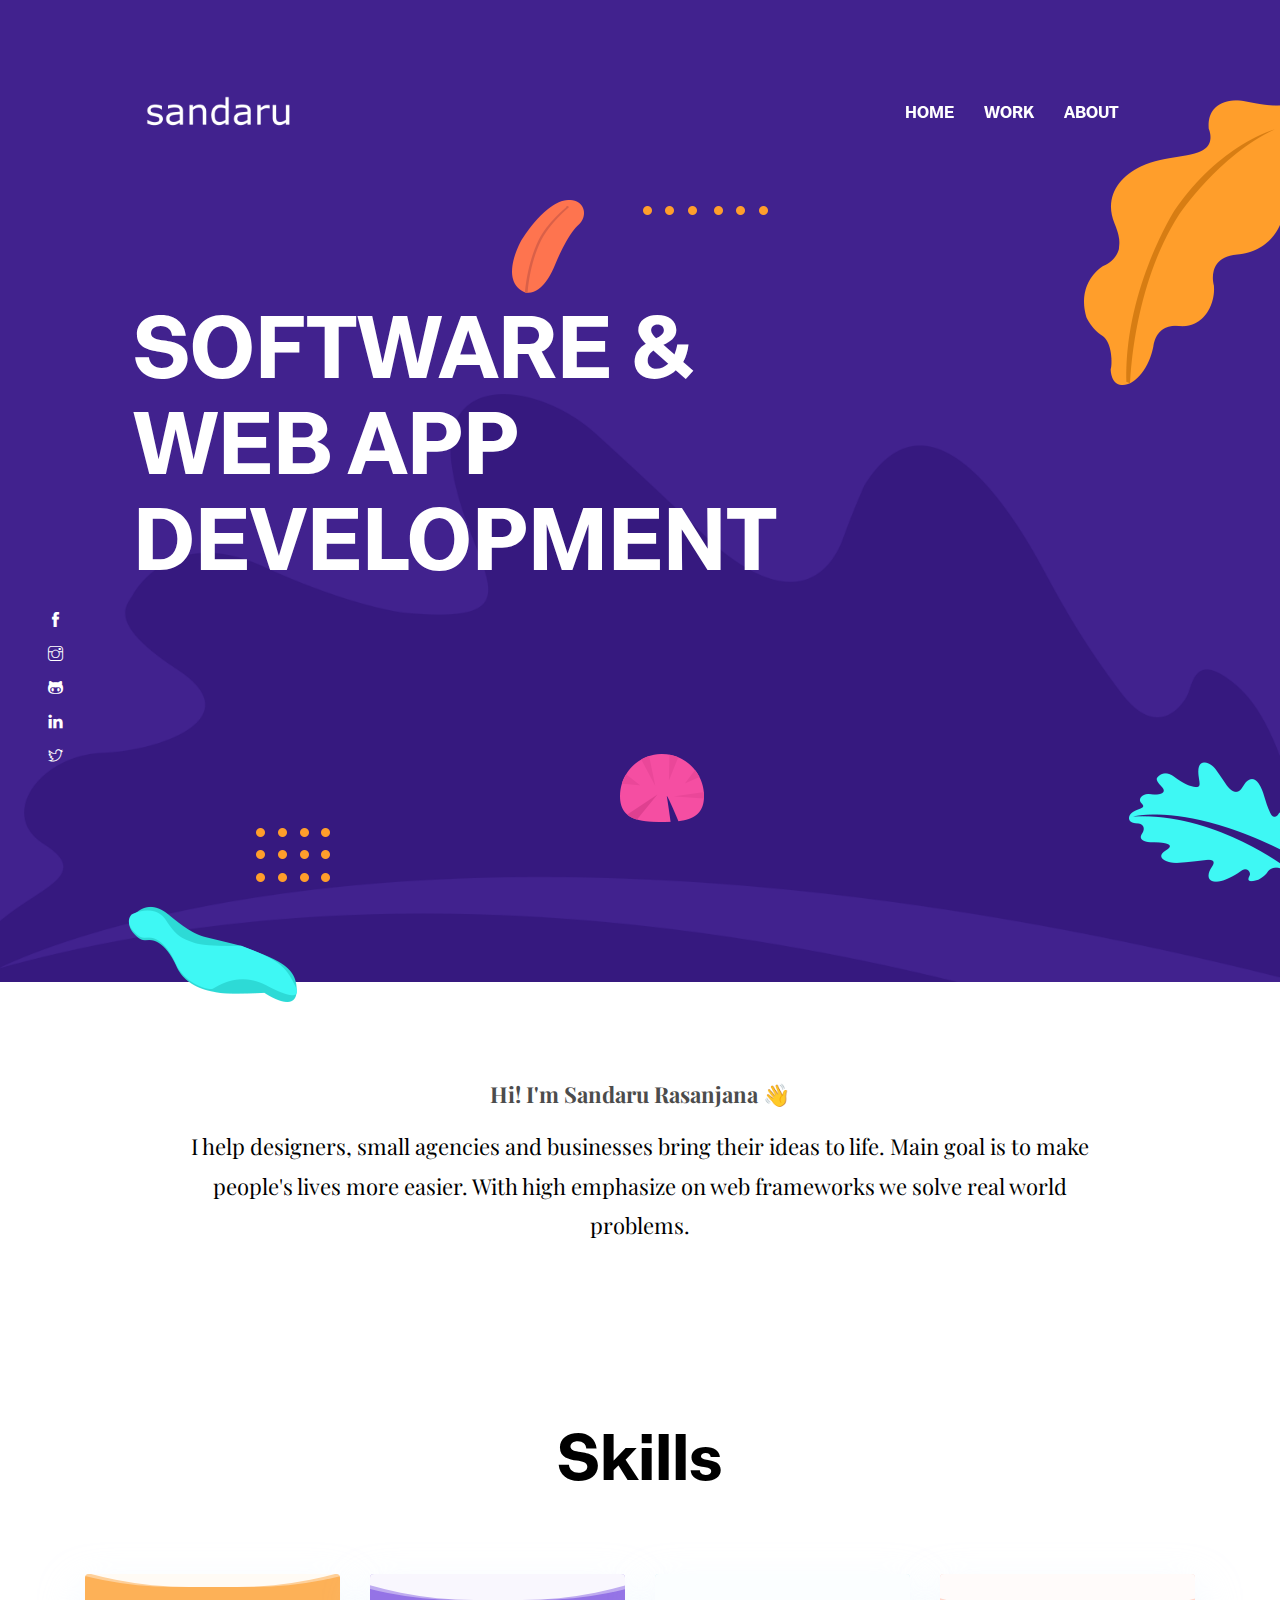
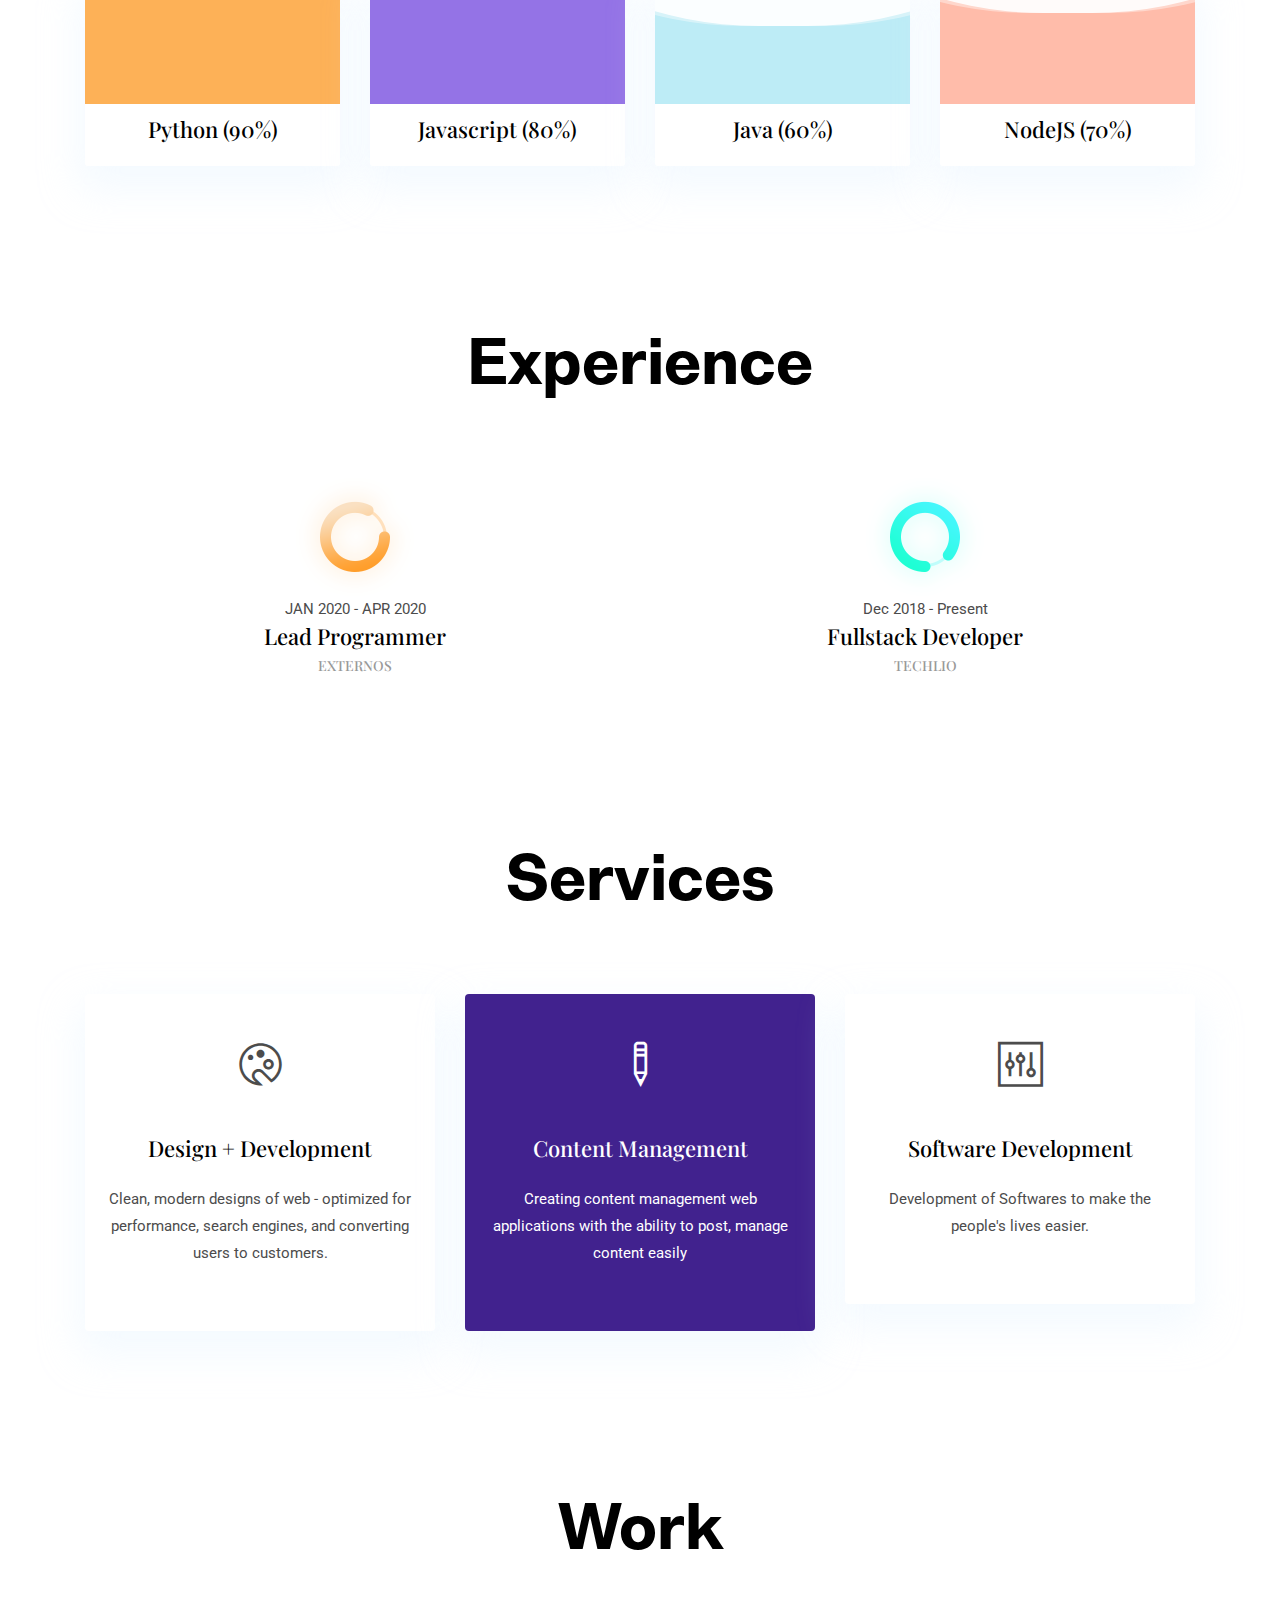
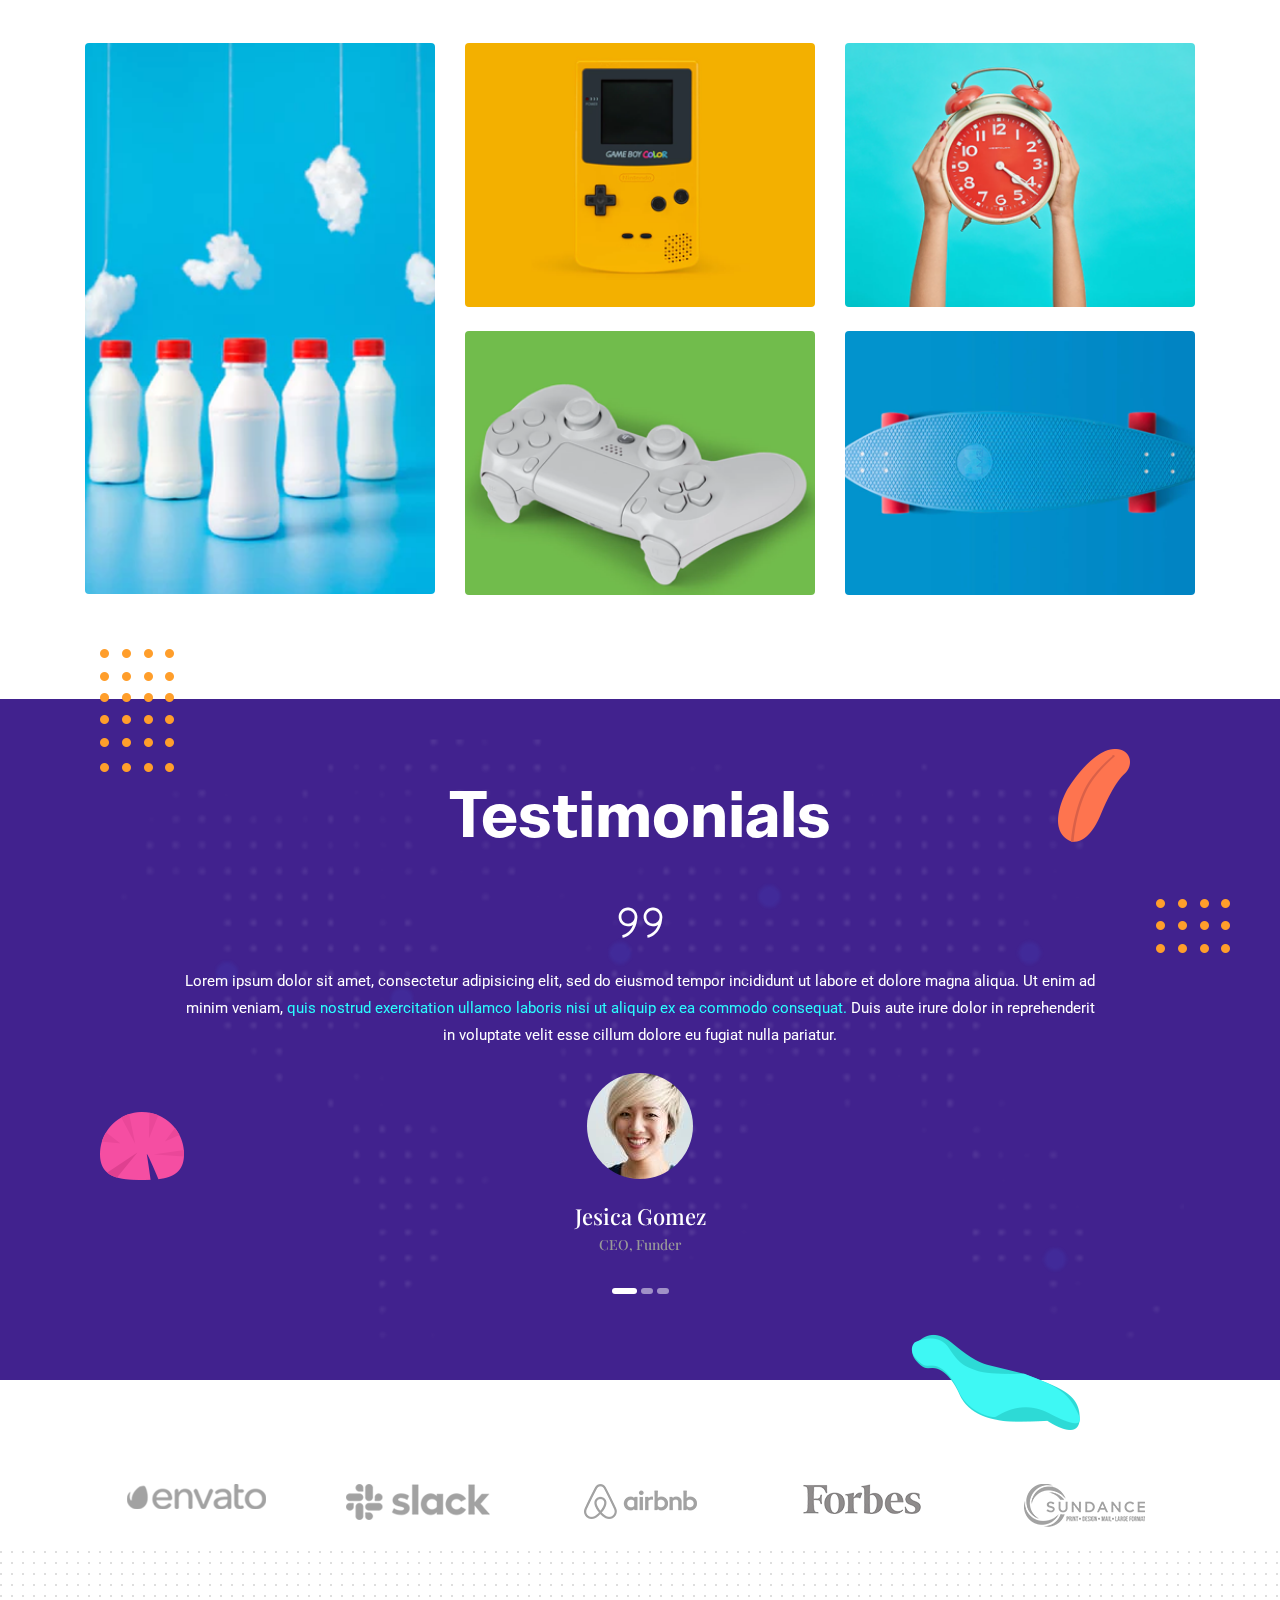
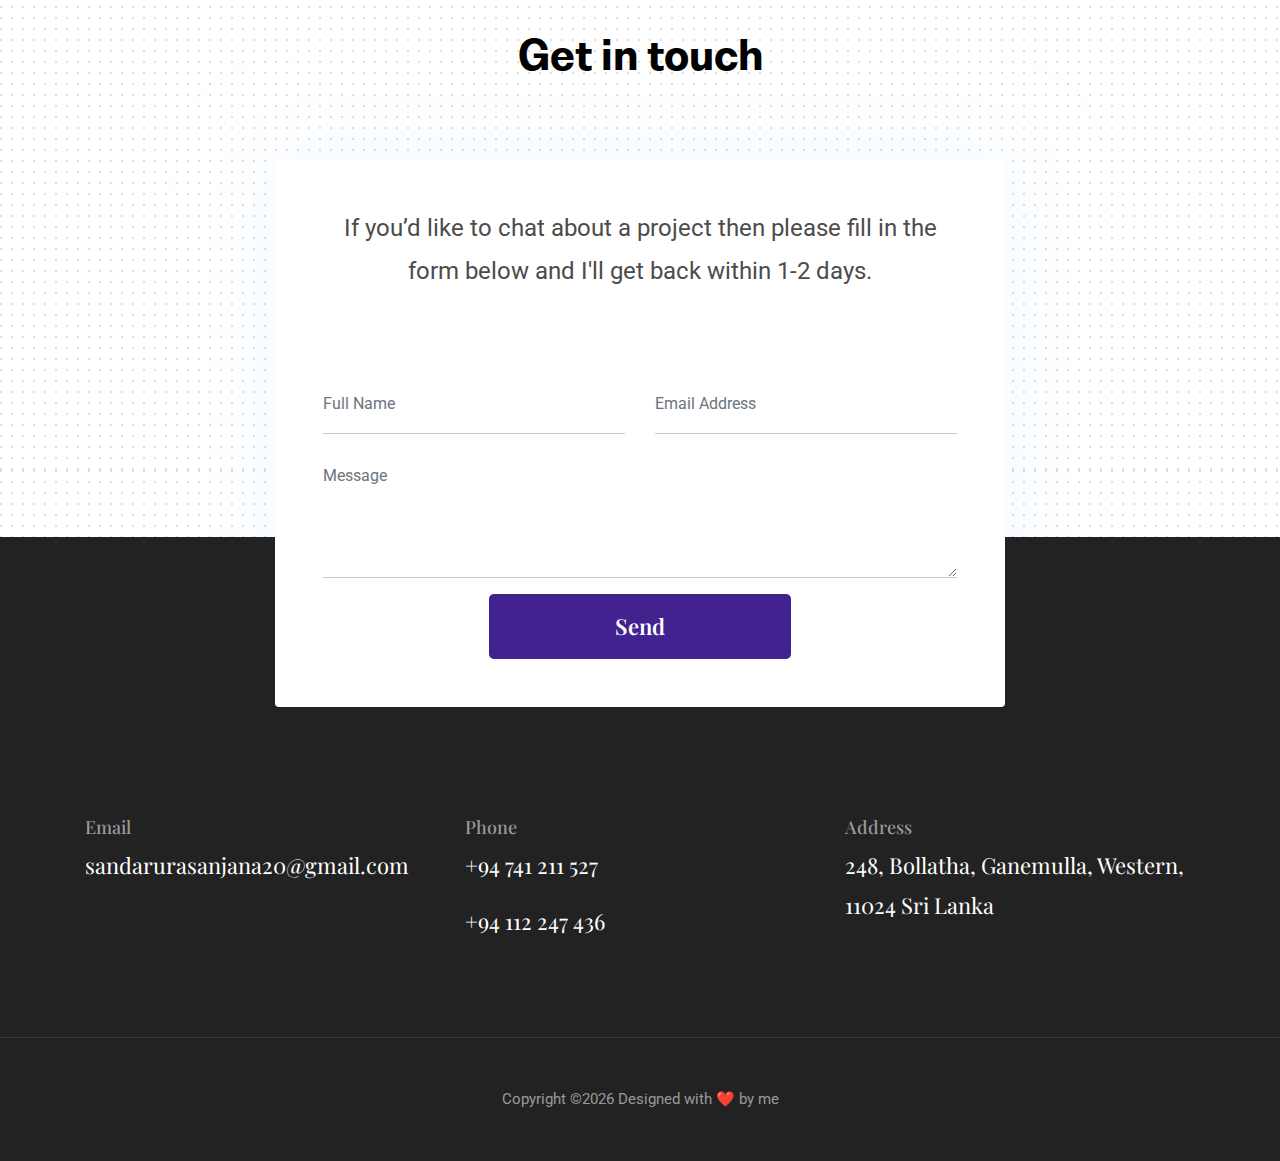
<file: index.html>
<!DOCTYPE html>
<html>	
<head>
  	<meta charset="utf-8">
  	<title>Sandaru Rasanjana | Software Dev, Fullstack Dev & Data Analyst</title>

	<!--Favicon-->
	<link rel="shortcut icon" href="images/favicon.ico" type="image/x-icon">
	<link rel="icon" href="images/favicon.ico" type="image/x-icon">

  	<!-- mobile responsive meta -->
  	<meta name="viewport" content="width=device-width, initial-scale=1">
  	<meta name="viewport" content="width=device-width, initial-scale=1, maximum-scale=1">
  
  	<!-- =================================== Outside Plugins -->
  	<!-- Bootstrap -->
  	<link rel="stylesheet" href="plugins/bootstrap/bootstrap.min.css">
  	<!-- slick slider -->
  	<link rel="stylesheet" href="plugins/slick/slick.css">
  	<!-- themefy-icon -->
  	<link rel="stylesheet" href="plugins/themify-icons/themify-icons.css">

  	<!-- ==================================== Main Stylesheet -->
  	<link href="css/style.css" rel="stylesheet">
</head>

<body>
	<!-- ==================================== Header -->
	<header class="navigation fixed-top">
  		<nav class="navbar navbar-expand-lg navbar-dark">
    		<a class="navbar-brand font-tertiary h3" href="index.html"><img id="sandaru-main-logo" src="images/logo.png" alt="Myself"></a>
    		<button class="navbar-toggler" type="button" data-toggle="collapse" data-target="#navigation"
      			aria-controls="navigation" aria-expanded="false" aria-label="Toggle navigation">
      			<span class="navbar-toggler-icon"></span>
    		</button>

    		<div class="collapse navbar-collapse text-center" id="navigation">
      			<ul class="navbar-nav ml-auto">
        			<li class="nav-item active">
						<a class="nav-link" href="index.html">Home</a>
					</li>
					<li class="nav-item">
						<a class="nav-link" href="work.html">Work</a>
					</li>
					<li class="nav-item">
						<a class="nav-link" href="about.html">About</a>
					</li>
      			</ul>
    		</div>
  		</nav>
	</header>

	<!-- ==================================== Hero Area -->
	<section class="hero-area bg-primary" id="parallax">
  		<div class="container">
    		<div class="row">
				<div class="col-lg-11 mx-auto">
					<h1 class="text-white font-tertiary">SOFTWARE & <br> WEB APP <br> DEVELOPMENT</h1>
				</div>
    		</div>
  		</div>
  		<div class="layer-bg w-100">
    		<img class="img-fluid w-100" src="images/illustrations/leaf-bg.png" alt="bg-shape">
  		</div>
  		<div class="layer" id="l2">
    		<img src="images/illustrations/dots-cyan.png" alt="bg-shape">
  		</div>
  		<div class="layer" id="l3">
    		<img src="images/illustrations/leaf-orange.png" alt="bg-shape">
  		</div>
  		<div class="layer" id="l4">
    		<img src="images/illustrations/dots-orange.png" alt="bg-shape">
  		</div>
  		<div class="layer" id="l5">
    		<img src="images/illustrations/leaf-yellow.png" alt="bg-shape">
  		</div>
  		<div class="layer" id="l6">
    		<img src="images/illustrations/leaf-cyan.png" alt="bg-shape">
  		</div>
  		<div class="layer" id="l7">
    		<img src="images/illustrations/dots-group-orange.png" alt="bg-shape">
  		</div>
  		<div class="layer" id="l8">
    		<img src="images/illustrations/leaf-pink-round.png" alt="bg-shape">
  		</div>
  		<div class="layer" id="l9">
    		<img src="images/illustrations/leaf-cyan-2.png" alt="bg-shape">
  		</div>
  		<!-- social icon -->
		<ul class="list-unstyled ml-5 mt-3 position-relative zindex-1">
			<li class="mb-3"><a class="text-white" href="https://www.facebook.com/profile.php?id=100058913165734" target="_blank"><i class="ti-facebook"></i></a></li>
			<li class="mb-3"><a class="text-white" href="https://www.instagram.com/sandaru_programmer/" target="_blank"><i class="ti-instagram"></i></a></li>
			<li class="mb-3"><a class="text-white" href="https://github.com/Sandaru95" target="_blank"><i class="ti-github"></i></a></li>
			<li class="mb-3"><a class="text-white" href="https://www.linkedin.com/in/sandaru-rasanjana-8378b521b/" target="_blank"><i class="ti-linkedin"></i></a></li>
			<li class="mb-3"><a class="text-white" href="https://twitter.com/SandaruRasanja7" target="_blank"><i class="ti-twitter"></i></a></li>
		</ul>
	</section>
	<!-- ==================================== about -->
	<section class="section">
  		<div class="container">
    		<div class="row">
      			<div class="col-lg-10 mx-auto text-center">
        			<a class="btn btn-transparent">Hi! I'm Sandaru Rasanjana 👋</a>
        			<p class="font-secondary paragraph-lg text-dark">I help designers, small agencies and businesses bring their ideas to life. Main goal is to make people's lives more easier. With high emphasize on web frameworks we solve real world problems.</p>
      			</div>
    		</div>
  		</div>
	</section>
	<!-- ==================================== skills -->
	<section class="section">
  		<div class="container">
    		<div class="row">
				<div class="col-lg-12 text-center">
					<h2 class="section-title">Skills</h2>
				</div>
      			<div class="col-lg-3 col-sm-6 mb-4 mb-lg-0">
					<div class="card shadow text-center">
						<div class="position-relative rounded-top progress-wrapper" data-color="#fdb157">
							<div class="wave" data-progress="90%"></div>
						</div>
						<div class="card-footer bg-white">
							<h4 class="card-title">Python (90%)</h4>
						</div>
					</div>
      			</div>
				<div class="col-lg-3 col-sm-6 mb-4 mb-lg-0">
					<div class="card shadow text-center">
						<div class="position-relative rounded-top progress-wrapper" data-color="#9473e6">
							<div class="wave" data-progress="80%"></div>
						</div>
						<div class="card-footer bg-white">
							<h4 class="card-title">Javascript (80%)</h4>
						</div>
					</div>
				</div>
				<div class="col-lg-3 col-sm-6 mb-4 mb-lg-0">
					<div class="card shadow text-center">
					<div class="position-relative rounded-top progress-wrapper" data-color="#bdecf6">
						<div class="wave" data-progress="60%"></div>
					</div>
					<div class="card-footer bg-white">
						<h4 class="card-title">Java (60%)</h4>
					</div>
					</div>
				</div>
				<div class="col-lg-3 col-sm-6 mb-4 mb-lg-0">
					<div class="card shadow text-center">
					<div class="position-relative rounded-top progress-wrapper" data-color="#ffbcaa">
						<div class="wave" data-progress="70%"></div>
					</div>
					<div class="card-footer bg-white">
						<h4 class="card-title">NodeJS (70%)</h4>
					</div>
					</div>
				</div>
    		</div>
  		</div>
	</section>

	<!-- ==================================== Experience -->
	<section class="section">
  		<div class="container">
    		<div class="row justify-content-around">
      			<div class="col-lg-12 text-center">
        			<h2 class="section-title">Experience</h2>
      			</div>
      			<div class="col-lg-3 col-md-4 text-center">
        			<img src="images/experience/icon-2.png" alt="icon">
        			<p class="mb-0">JAN 2020 - APR 2020</p>
        			<h4>Lead Programmer</h4>
        			<h6 class="text-light">EXTERNOS</h6>
      			</div>
      			<div class="col-lg-3 col-md-4 text-center">
        			<img src="images/experience/icon-3.png" alt="icon">
        			<p class="mb-0">Dec 2018 - Present</p>
        			<h4>Fullstack Developer</h4>
        			<h6 class="text-light">TECHLIO</h6>
      			</div>
    		</div>
  		</div>
	</section>
	<!-- ==================================== services -->
	<section class="section">
  		<div class="container">
    		<div class="row">
      			<div class="col-12 text-center">
        			<h2 class="section-title">Services</h2>
      			</div>
      			<div class="col-md-4 mb-4 mb-md-0">
        			<div class="card hover-shadow shadow">
          				<div class="card-body text-center px-4 py-5">
            				<i class="ti-palette icon mb-5 d-inline-block"></i>
            				<h4 class="mb-4">Design + Development</h4>
            				<p>Clean, modern designs of web - optimized for performance, search engines, and converting users to customers.</p>
          				</div>
        			</div>
      			</div>
      			<div class="col-md-4 mb-4 mb-md-0">
        			<div class="card active-bg-primary hover-shadow shadow">
          				<div class="card-body text-center px-4 py-5">
            				<i class="ti-pencil-alt2 icon mb-5 d-inline-block"></i>
            				<h4 class="mb-4">Content Management</h4>
            				<p>Creating content management web applications with the ability to post, manage content easily</p>
          				</div>
        			</div>
      			</div>
      			<div class="col-md-4 mb-4 mb-md-0">
        			<div class="card hover-shadow shadow">
          				<div class="card-body text-center px-4 py-5">
            				<i class="ti-panel icon mb-5 d-inline-block"></i>
            				<h4 class="mb-4">Software Development</h4>
            				<p>Development of Softwares to make the people's lives easier.</p>
          				</div>
        			</div>
      			</div>
    		</div>
  		</div>
	</section>
	<!-- ==================================== work -->
	<section class="section">
  		<div class="container">
    		<div class="row">
      			<div class="col-12 text-center">
        			<h2 class="section-title">Work</h2>
      			</div>
    		</div>
    		<div class="row shuffle-wrapper">
      			<div class="col-lg-4 col-6 mb-4 shuffle-item">
        			<div class="position-relative rounded hover-wrapper">
          				<img src="images/portfolio/item-1.png" alt="portfolio-image" class="img-fluid rounded w-100">
          				<div class="hover-overlay">
            				<div class="hover-content">
              					<a class="btn btn-light btn-sm" href="project-single.html">view project</a>
            				</div>
          				</div>
        			</div>
      			</div>
      			<div class="col-lg-4 col-6 mb-4 shuffle-item">
        			<div class="position-relative rounded hover-wrapper">
          				<img src="images/portfolio/item-2.png" alt="portfolio-image" class="img-fluid rounded w-100">
          				<div class="hover-overlay">
            				<div class="hover-content">
              					<a class="btn btn-light btn-sm" href="project-single.html">view project</a>
            				</div>
          				</div>
        			</div>
      			</div>
				<div class="col-lg-4 col-6 mb-4 shuffle-item">
					<div class="position-relative rounded hover-wrapper">
						<img src="images/portfolio/item-3.png" alt="portfolio-image" class="img-fluid rounded w-100">
						<div class="hover-overlay">
							<div class="hover-content">
								<a class="btn btn-light btn-sm" href="project-single.html">view project</a>
							</div>
						</div>
					</div>
				</div>
      <div class="col-lg-4 col-6 mb-4 shuffle-item">
        <div class="position-relative rounded hover-wrapper">
          <img src="images/portfolio/item-4.png" alt="portfolio-image" class="img-fluid rounded w-100">
          <div class="hover-overlay">
            <div class="hover-content">
              <a class="btn btn-light btn-sm" href="project-single.html">view project</a>
            </div>
          </div>
        </div>
      </div>
      <div class="col-lg-4 col-6 mb-4 shuffle-item">
        <div class="position-relative rounded hover-wrapper">
          <img src="images/portfolio/item-5.png" alt="portfolio-image" class="img-fluid rounded w-100">
          <div class="hover-overlay">
            <div class="hover-content">
              <a class="btn btn-light btn-sm" href="project-single.html">view project</a>
            </div>
          </div>
        </div>
      </div>
    </div>
  </div>
</section>
<!-- /portfolio -->

<!-- testimonial -->
<section class="section bg-primary position-relative testimonial-bg-shapes">
  <div class="container">
    <div class="row">
      <div class="col-12 text-center">
        <h2 class="section-title text-white mb-5">Testimonials</h2>
      </div>
      <div class="col-lg-10 mx-auto testimonial-slider">
        <!-- slider-item -->
        <div class="text-center testimonial-content">
          <i class="ti-quote-right text-white icon mb-4 d-inline-block"></i>
          <p class="text-white mb-4">Lorem ipsum dolor sit amet, consectetur adipisicing elit, sed do eiusmod tempor
            incididunt ut labore et dolore magna aliqua. Ut enim ad minim veniam, <strong>quis nostrud exercitation
              ullamco laboris nisi ut aliquip ex ea commodo consequat.</strong> Duis aute irure dolor in reprehenderit
            in voluptate velit esse cillum dolore eu fugiat nulla pariatur.</p>
          <img class="img-fluid rounded-circle mb-4 d-inline-block" src="images/testimonial/client-1.png"
            alt="client-image">
          <h4 class="text-white">Jesica Gomez</h4>
          <h6 class="text-light mb-4">CEO, Funder</h6>
        </div>
        <!-- slider-item -->
        <div class="text-center testimonial-content">
          <i class="ti-quote-right text-white icon mb-4 d-inline-block"></i>
          <p class="text-white mb-4">Lorem ipsum dolor sit amet, consectetur adipisicing elit, sed do eiusmod tempor
            incididunt ut labore et dolore magna aliqua. Ut enim ad minim veniam, <strong>quis nostrud exercitation
              ullamco
              laboris nisi ut aliquip ex ea commodo consequat.</strong> Duis aute irure dolor in reprehenderit in
            voluptate velit
            esse cillum dolore eu fugiat nulla pariatur.</p>
          <img class="img-fluid rounded-circle mb-4 d-inline-block" src="images/testimonial/client-1.png"
            alt="client-image">
          <h4 class="text-white">Jesica Gomez</h4>
          <h6 class="text-light mb-4">CEO, Funder</h6>
        </div>
        <!-- slider-item -->
        <div class="text-center testimonial-content">
          <i class="ti-quote-right text-white icon mb-4 d-inline-block"></i>
          <p class="text-white mb-4">Lorem ipsum dolor sit amet, consectetur adipisicing elit, sed do eiusmod tempor
            incididunt ut labore et dolore magna aliqua. Ut enim ad minim veniam, <strong>quis nostrud exercitation
              ullamco
              laboris nisi ut aliquip ex ea commodo consequat.</strong> Duis aute irure dolor in reprehenderit in
            voluptate velit
            esse cillum dolore eu fugiat nulla pariatur.</p>
          <img class="img-fluid rounded-circle mb-4 d-inline-block" src="images/testimonial/client-1.png"
            alt="client-image">
          <h4 class="text-white">Jesica Gomez</h4>
          <h6 class="text-light mb-4">CEO, Funder</h6>
        </div>
      </div>
    </div>
  </div>
  <!-- bg shapes -->
  <img src="images/backgrounds/map.png" alt="map" class="img-fluid bg-map">
  <img src="images/illustrations/dots-group-v.png" alt="bg-shape" class="img-fluid bg-shape-1">
  <img src="images/illustrations/leaf-orange.png" alt="bg-shape" class="img-fluid bg-shape-2">
  <img src="images/illustrations/dots-group-sm.png" alt="bg-shape" class="img-fluid bg-shape-3">
  <img src="images/illustrations/leaf-pink-round.png" alt="bg-shape" class="img-fluid bg-shape-4">
  <img src="images/illustrations/leaf-cyan.png" alt="bg-shape" class="img-fluid bg-shape-5">
</section>
<!-- /testimonial -->

<!-- client logo slider -->
<section class="section pb-0">
  <div class="container">
    <div class="client-logo-slider d-flex align-items-center">
      <a href="#" class="text-center d-block outline-0 p-4"><img class="d-unset img-fluid"
          src="images/clients-logo/client-logo-1.png" alt="client-logo"></a>
      <a href="#" class="text-center d-block outline-0 p-4"><img class="d-unset img-fluid"
          src="images/clients-logo/client-logo-2.png" alt="client-logo"></a>
      <a href="#" class="text-center d-block outline-0 p-4"><img class="d-unset img-fluid"
          src="images/clients-logo/client-logo-3.png" alt="client-logo"></a>
      <a href="#" class="text-center d-block outline-0 p-4"><img class="d-unset img-fluid"
          src="images/clients-logo/client-logo-4.png" alt="client-logo"></a>
      <a href="#" class="text-center d-block outline-0 p-4"><img class="d-unset img-fluid"
          src="images/clients-logo/client-logo-5.png" alt="client-logo"></a>
      <a href="#" class="text-center d-block outline-0 p-4"><img class="d-unset img-fluid"
          src="images/clients-logo/client-logo-1.png" alt="client-logo"></a>
      <a href="#" class="text-center d-block outline-0 p-4"><img class="d-unset img-fluid"
          src="images/clients-logo/client-logo-2.png" alt="client-logo"></a>
      <a href="#" class="text-center d-block outline-0 p-4"><img class="d-unset img-fluid"
          src="images/clients-logo/client-logo-3.png" alt="client-logo"></a>
      <a href="#" class="text-center d-block outline-0 p-4"><img class="d-unset img-fluid"
          src="images/clients-logo/client-logo-4.png" alt="client-logo"></a>
      <a href="#" class="text-center d-block outline-0 p-4"><img class="d-unset img-fluid"
          src="images/clients-logo/client-logo-5.png" alt="client-logo"></a>
    </div>
  </div>
</section>
<!-- /client logo slider -->

<!-- contact -->
<section class="section section-on-footer" data-background="images/backgrounds/bg-dots.png">
  <div class="container">
    <div class="row">
      <div class="col-12 text-center">
        <h3 class="section-title">Get in touch</h3>
      </div>
      <div class="col-lg-8 mx-auto">
        <div class="bg-white rounded text-center p-5 shadow-down">
          <p class="mb-80" style="font-size: 24px;">If you’d like to chat about a project then please fill in the form below and I'll get back within 1-2 days.</p>
          <form action="#" class="row">
            <div class="col-md-6">
              <input type="text" id="name" name="name" placeholder="Full Name" class="form-control px-0 mb-4">
            </div>
            <div class="col-md-6">
              <input type="email" id="email" name="email" placeholder="Email Address" class="form-control px-0 mb-4">
            </div>
            <div class="col-12">
              <textarea name="message" id="message" class="form-control px-0 mb-3"
                placeholder="Message"></textarea>
            </div>
            <div class="col-lg-6 col-10 mx-auto">
              <button class="btn btn-primary w-100">send</button>
            </div>
          </form>
        </div>
      </div>
    </div>
  </div>
</section>
<!-- /contact -->

<!-- footer -->
<footer class="bg-dark footer-section">
  <div class="section">
    <div class="container">
      <div class="row">
        <div class="col-md-4">
          <h5 class="text-light">Email</h5>
          <p class="text-white paragraph-lg font-secondary">sandarurasanjana20@gmail.com</p>
        </div>
        <div class="col-md-4">
          <h5 class="text-light">Phone</h5>
          <p class="text-white paragraph-lg font-secondary">+94 741 211 527</p>
          <p class="text-white paragraph-lg font-secondary">+94 112 247 436</p>
        </div>
        <div class="col-md-4">
          <h5 class="text-light">Address</h5>
          <p class="text-white paragraph-lg font-secondary">248, Bollatha, Ganemulla, Western, 11024 Sri Lanka</p>
        </div>
      </div>
    </div>
  </div>
  <div class="border-top text-center border-dark py-5">
    <p class="mb-0 text-light">Copyright ©<script>
        var CurrentYear = new Date().getFullYear()
        document.write(CurrentYear)
      </script> Designed with ❤️ by me</a></p>
  </div>
</footer>
<!-- /footer -->

<!-- jQuery -->
<script src="plugins/jQuery/jquery.min.js"></script>
<!-- Bootstrap JS -->
<script src="plugins/bootstrap/bootstrap.min.js"></script>
<!-- slick slider -->
<script src="plugins/slick/slick.min.js"></script>
<!-- filter -->
<script src="plugins/shuffle/shuffle.min.js"></script>

<!-- Main Script -->
<script src="js/script.js"></script>
<!-- Host Banner Hide Script -->
<script src="js/host_banner_hide.js"></script>
</body>
</html>
</file>
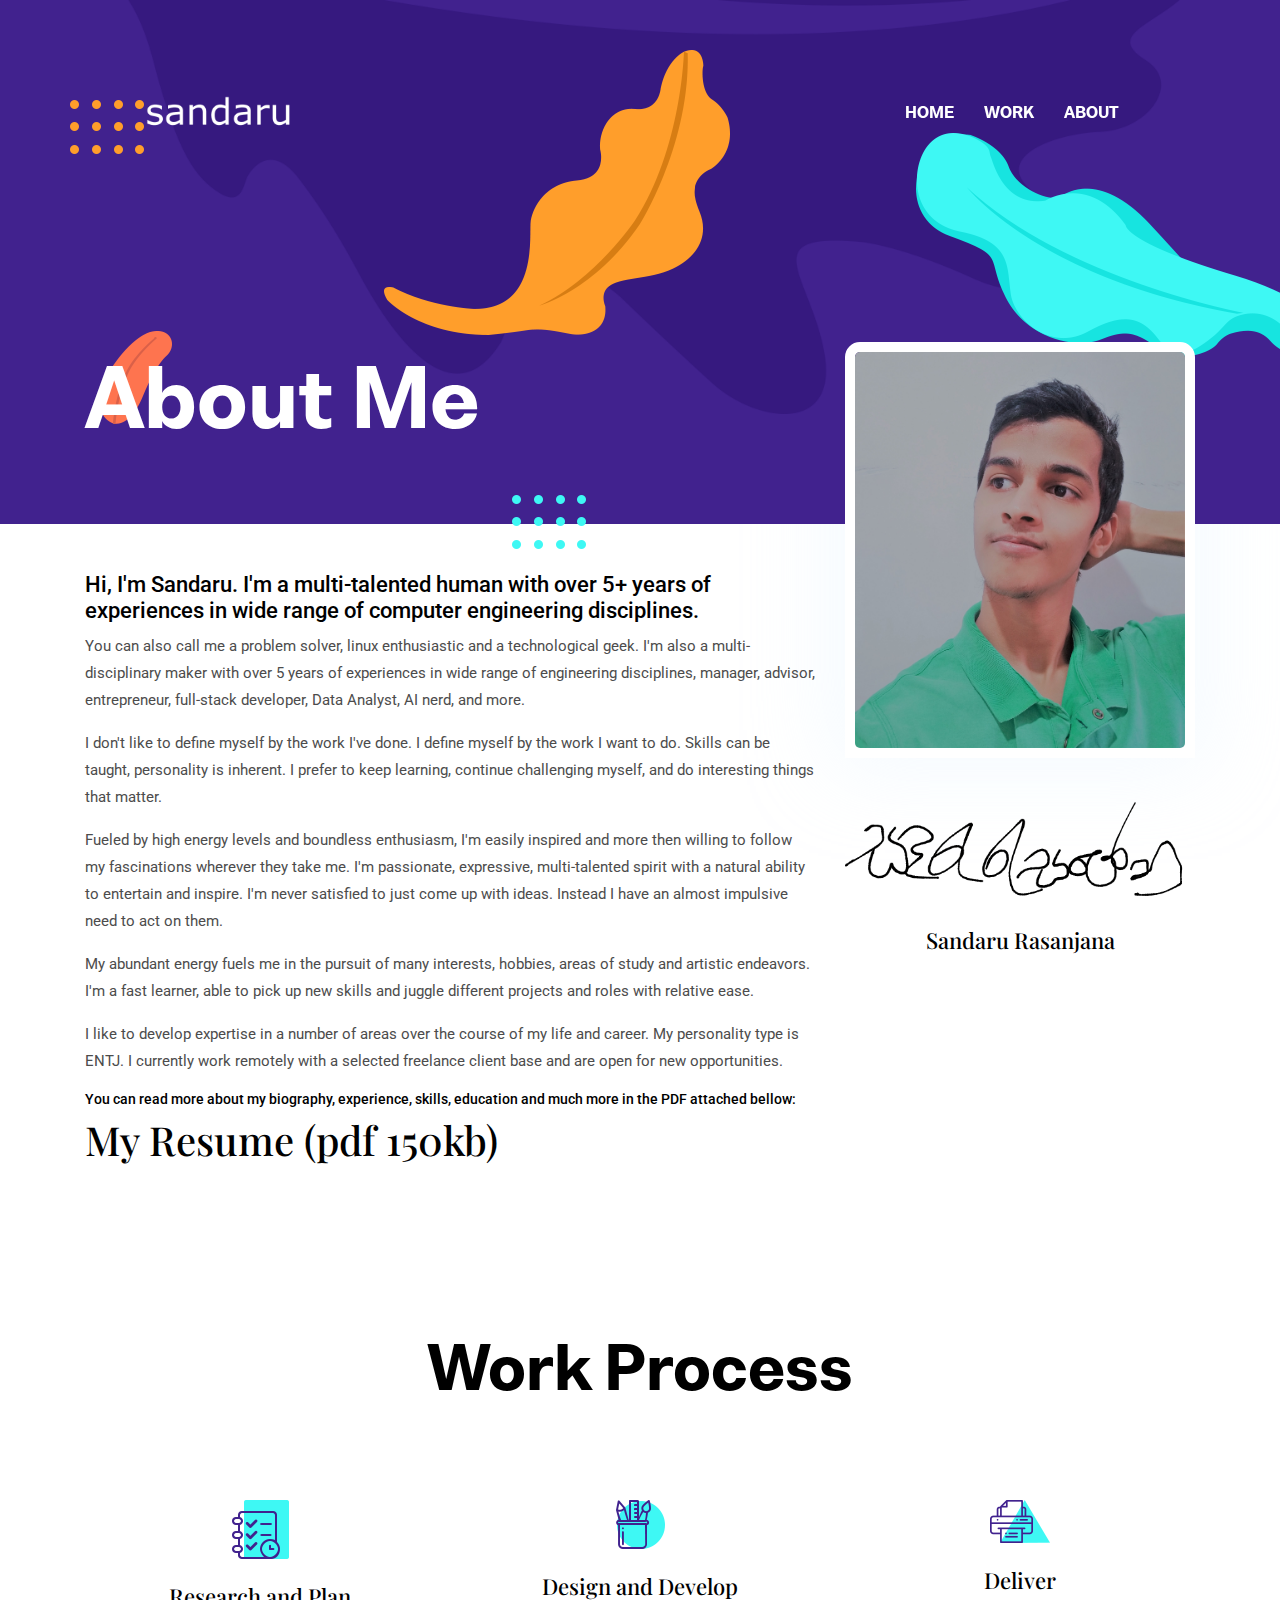
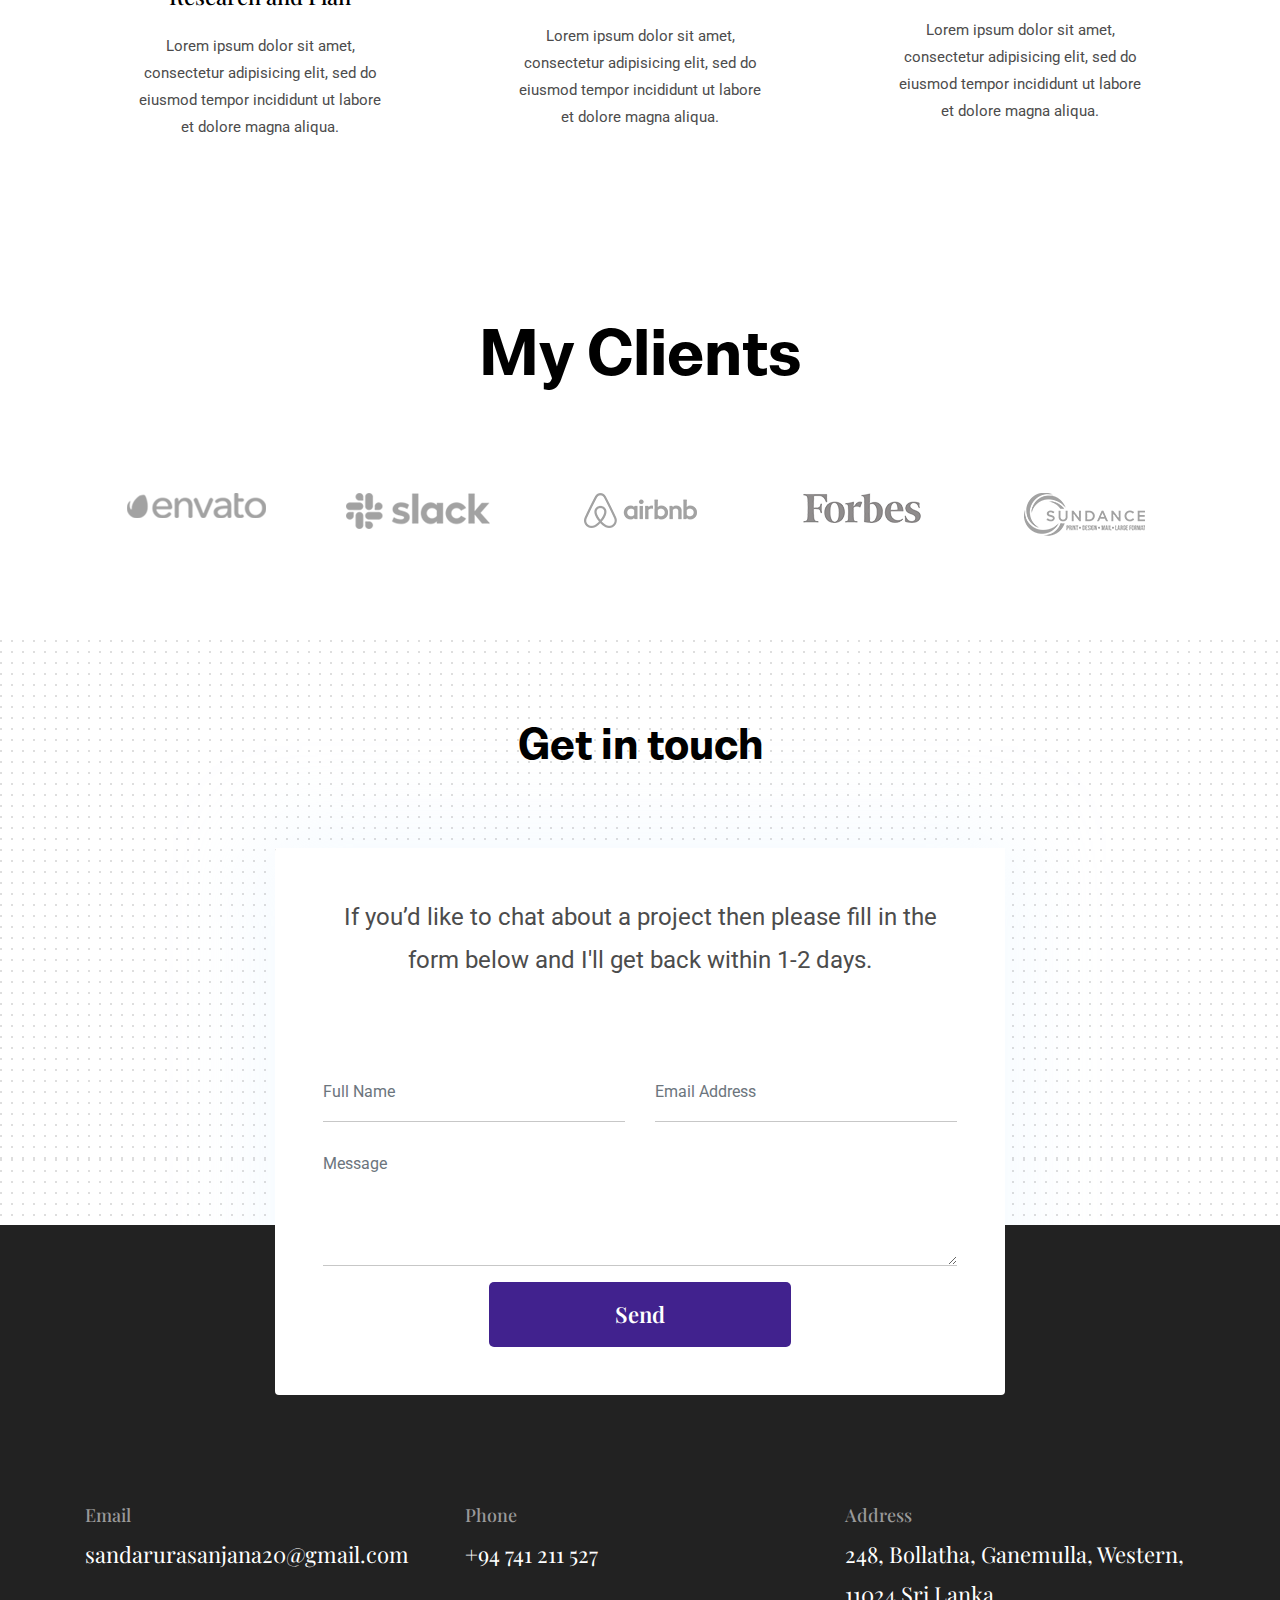
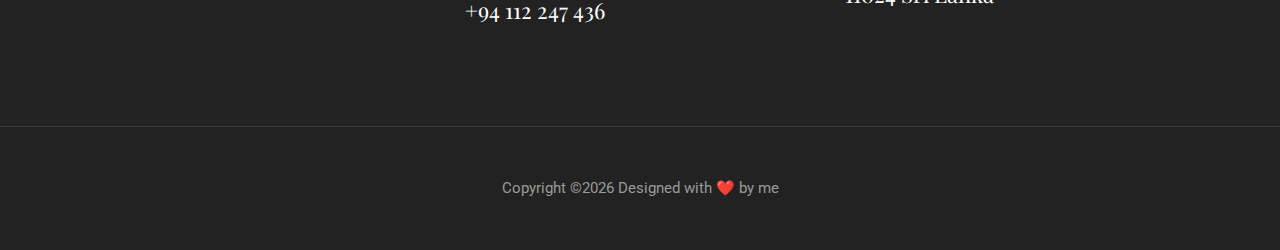
<file: about.html>
<!DOCTYPE html>
<html lang="zxx">

<head>
  <meta charset="utf-8">
  <title>Sandaru Rasanjana | Software Dev, Fullstack Dev & Data Analyst</title>

  <!-- mobile responsive meta -->
  <meta name="viewport" content="width=device-width, initial-scale=1">
  <meta name="viewport" content="width=device-width, initial-scale=1, maximum-scale=1">
  
  <!-- ** Plugins Needed for the Project ** -->
  <!-- Bootstrap -->
  <link rel="stylesheet" href="plugins/bootstrap/bootstrap.min.css">
  <!-- slick slider -->
  <link rel="stylesheet" href="plugins/slick/slick.css">
  <!-- themefy-icon -->
  <link rel="stylesheet" href="plugins/themify-icons/themify-icons.css">

  <!-- Main Stylesheet -->
  <link href="css/style.css" rel="stylesheet">
  
  <!--Favicon-->
  <link rel="shortcut icon" href="images/favicon.ico" type="image/x-icon">
  <link rel="icon" href="images/favicon.ico" type="image/x-icon">

</head>

<body>
  

<header class="navigation fixed-top">
  <nav class="navbar navbar-expand-lg navbar-dark">
    <a class="navbar-brand font-tertiary h3" href="index.html"><img id="sandaru-main-logo" src="images/logo.png" alt="Myself"></a>
    <button class="navbar-toggler" type="button" data-toggle="collapse" data-target="#navigation"
      aria-controls="navigation" aria-expanded="false" aria-label="Toggle navigation">
      <span class="navbar-toggler-icon"></span>
    </button>

    <div class="collapse navbar-collapse text-center" id="navigation">
      <ul class="navbar-nav ml-auto">
        <li class="nav-item active">
          <a class="nav-link" href="index.html">Home</a>
        </li>
        <li class="nav-item">
          <a class="nav-link" href="work.html">Work</a>
        </li>
        <li class="nav-item">
          <a class="nav-link" href="about.html">About</a>
        </li>
      </ul>
    </div>
  </nav>
</header>

<!-- page title -->
<section class="page-title-alt bg-primary position-relative">
  <div class="container">
    <div class="row">
      <div class="col-12">
        <h1 class="text-white font-tertiary">About Me</h1>
      </div>
    </div>
  </div>
  <!-- background shapes -->
  <img src="images/illustrations/leaf-bg-top.png" alt="illustrations" class="bg-shape-1 w-100">
  <img src="images/illustrations/dots-group-sm.png" alt="illustrations" class="bg-shape-2">
  <img src="images/illustrations/leaf-yellow.png" alt="illustrations" class="bg-shape-3">
  <img src="images/illustrations/leaf-orange.png" alt="illustrations" class="bg-shape-4">
  <img src="images/illustrations/dots-group-cyan.png" alt="illustrations" class="bg-shape-5">
  <img src="images/illustrations/leaf-cyan-lg.png" alt="illustrations" class="bg-shape-6">
</section>
<!-- /page title -->

<!-- about -->
<section class="section pt-5">
  <div class="container">
    <div class="row">
      <div class="col-md-8">
        <h4 class="about-me-text">Hi, I'm Sandaru. I'm a multi-talented human with over 5+ years of experiences in wide range of computer engineering disciplines.</h5>
        <p class="about-me-text">You can also call me a problem solver, linux enthusiastic and a technological geek. I'm also a multi-disciplinary maker
          with over 5 years of experiences in wide range of engineering disciplines, manager, advisor, entrepreneur, full-stack developer,
          Data Analyst, AI nerd, and more. 
        </p>
        <p class="about-me-text">
          I don't like to define myself by the work I've done. I define myself by the work I want to do. Skills can be taught, personality is inherent. 
          I prefer to keep learning, continue challenging myself, and do interesting things that matter.
        </p>
        <p class="about-me-text">
          Fueled by high energy levels and boundless enthusiasm, I'm easily inspired and more then willing to follow my fascinations wherever they take me. I'm passionate,
          expressive, multi-talented spirit with a natural ability to entertain and inspire. I'm never satisfied to just come up with ideas. Instead I have an almost impulsive
          need to act on them.
        </p>
        <p class="about-me-text">
          My abundant energy fuels me in the pursuit of many interests, hobbies, areas of study and artistic endeavors. I'm a fast learner, able to pick up new skills and 
          juggle different projects and roles with relative ease.
        </p>
        <p class="about-me-text">
          I like to develop expertise in a number of areas over the course of my life and career. My personality type is ENTJ. I currently work remotely 
          with a selected freelance client base and are open for new opportunities.
        </p>
        <h6 class="about-me-text">You can read more about my biography, experience, skills, education and much more in the PDF attached bellow:</h6>
        <h3>My Resume (pdf 150kb)</h3>
      </div>
      <div class="col-md-4 text-center drag-lg-top">
        <div class="shadow-down mb-4">
          <img src="images/about/author.jpg" alt="author" class="img-fluid w-100 rounded-lg border-thick border-white">
        </div>
        <img src="images/about/signature.png" alt="signature" class="img-fluid">
        <h4>Sandaru Rasanjana</h4>
      </div>
    </div>
  </div>
</section>
<!-- /about -->

<!-- Work Process -->
<section class="section">
  <div class="container">
    <div class="row justify-content-around">
      <div class="col-lg-12 text-center">
        <h2 class="section-title">Work Process</h2>
      </div>
      <div class="col-lg-3 col-md-4 text-center hover-shadow pt-3">
        <div class="">
          <img src="images/icons/plan.png" class="mb-4" alt="icon">
          <h4 class="mb-4">Research and Plan</h4>
          <p>Lorem ipsum dolor sit amet, consectetur adipisicing elit, sed do eiusmod tempor incididunt ut labore et
            dolore magna aliqua.</p>
        </div>
      </div>
      <div class="col-lg-3 col-md-4 text-center hover-shadow pt-3">
        <img src="images/icons/design.png" class="mb-4" alt="icon">
        <h4 class="mb-4">Design and Develop</h4>
        <p>Lorem ipsum dolor sit amet, consectetur adipisicing elit, sed do eiusmod tempor incididunt ut labore et
          dolore magna aliqua.</p>
      </div>
      <div class="col-lg-3 col-md-4 text-center hover-shadow pt-3">
        <img src="images/icons/print.png" class="mb-4" alt="icon">
        <h4 class="mb-4">Deliver</h4>
        <p>Lorem ipsum dolor sit amet, consectetur adipisicing elit, sed do eiusmod tempor incididunt ut labore et
          dolore magna aliqua.</p>
      </div>
    </div>
  </div>
</section>
<!-- ./Work Process -->
<!-- clients -->
<section class="section">
  <div class="container">
    <div class="row">
      <div class="col-12 text-center">
        <h2 class="section-title">My Clients</h2>
      </div>
    </div>
    <div class="row">
      <div class="col-12">
        <div class="client-logo-slider d-flex align-items-center">
          <a href="#" class="text-center d-block outline-0 p-4"><img class="d-unset img-fluid"
              src="images/clients-logo/client-logo-1.png" alt="client-logo"></a>
          <a href="#" class="text-center d-block outline-0 p-4"><img class="d-unset img-fluid"
              src="images/clients-logo/client-logo-2.png" alt="client-logo"></a>
          <a href="#" class="text-center d-block outline-0 p-4"><img class="d-unset img-fluid"
              src="images/clients-logo/client-logo-3.png" alt="client-logo"></a>
          <a href="#" class="text-center d-block outline-0 p-4"><img class="d-unset img-fluid"
              src="images/clients-logo/client-logo-4.png" alt="client-logo"></a>
          <a href="#" class="text-center d-block outline-0 p-4"><img class="d-unset img-fluid"
              src="images/clients-logo/client-logo-5.png" alt="client-logo"></a>
          <a href="#" class="text-center d-block outline-0 p-4"><img class="d-unset img-fluid"
              src="images/clients-logo/client-logo-1.png" alt="client-logo"></a>
          <a href="#" class="text-center d-block outline-0 p-4"><img class="d-unset img-fluid"
              src="images/clients-logo/client-logo-2.png" alt="client-logo"></a>
          <a href="#" class="text-center d-block outline-0 p-4"><img class="d-unset img-fluid"
              src="images/clients-logo/client-logo-3.png" alt="client-logo"></a>
          <a href="#" class="text-center d-block outline-0 p-4"><img class="d-unset img-fluid"
              src="images/clients-logo/client-logo-4.png" alt="client-logo"></a>
          <a href="#" class="text-center d-block outline-0 p-4"><img class="d-unset img-fluid"
              src="images/clients-logo/client-logo-5.png" alt="client-logo"></a>
        </div>
      </div>
    </div>
  </div>
</section>
<!-- /clients -->

<!-- contact -->
<section class="section section-on-footer" data-background="images/backgrounds/bg-dots.png">
  <div class="container">
    <div class="row">
      <div class="col-12 text-center">
        <h3 class="section-title">Get in touch</h3>
      </div>
      <div class="col-lg-8 mx-auto">
        <div class="bg-white rounded text-center p-5 shadow-down">
          <p class="mb-80" style="font-size: 24px;">If you’d like to chat about a project then please fill in the form below and I'll get back within 1-2 days.</p>
          <form action="#" class="row">
            <div class="col-md-6">
              <input type="text" id="name" name="name" placeholder="Full Name" class="form-control px-0 mb-4">
            </div>
            <div class="col-md-6">
              <input type="email" id="email" name="email" placeholder="Email Address" class="form-control px-0 mb-4">
            </div>
            <div class="col-12">
              <textarea name="message" id="message" class="form-control px-0 mb-3"
                placeholder="Message"></textarea>
            </div>
            <div class="col-lg-6 col-10 mx-auto">
              <button class="btn btn-primary w-100">send</button>
            </div>
          </form>
        </div>
      </div>
    </div>
  </div>
</section>
<!-- /contact -->

<!-- footer -->
<footer class="bg-dark footer-section">
  <div class="section">
    <div class="container">
      <div class="row">
        <div class="col-md-4">
          <h5 class="text-light">Email</h5>
          <p class="text-white paragraph-lg font-secondary">sandarurasanjana20@gmail.com</p>
        </div>
        <div class="col-md-4">
          <h5 class="text-light">Phone</h5>
          <p class="text-white paragraph-lg font-secondary">+94 741 211 527</p>
          <p class="text-white paragraph-lg font-secondary">+94 112 247 436</p>
        </div>
        <div class="col-md-4">
          <h5 class="text-light">Address</h5>
          <p class="text-white paragraph-lg font-secondary">248, Bollatha, Ganemulla, Western, 11024 Sri Lanka</p>
        </div>
      </div>
    </div>
  </div>
  <div class="border-top text-center border-dark py-5">
    <p class="mb-0 text-light">Copyright ©<script>
        var CurrentYear = new Date().getFullYear()
        document.write(CurrentYear)
      </script> Designed with ❤️ by me</a></p>
  </div>
</footer>
<!-- /footer -->

<!-- jQuery -->
<script src="plugins/jQuery/jquery.min.js"></script>
<!-- Bootstrap JS -->
<script src="plugins/bootstrap/bootstrap.min.js"></script>
<!-- slick slider -->
<script src="plugins/slick/slick.min.js"></script>
<!-- filter -->
<script src="plugins/shuffle/shuffle.min.js"></script>

<!-- Main Script -->
<script src="js/script.js"></script>

</body>
</html>
</file>
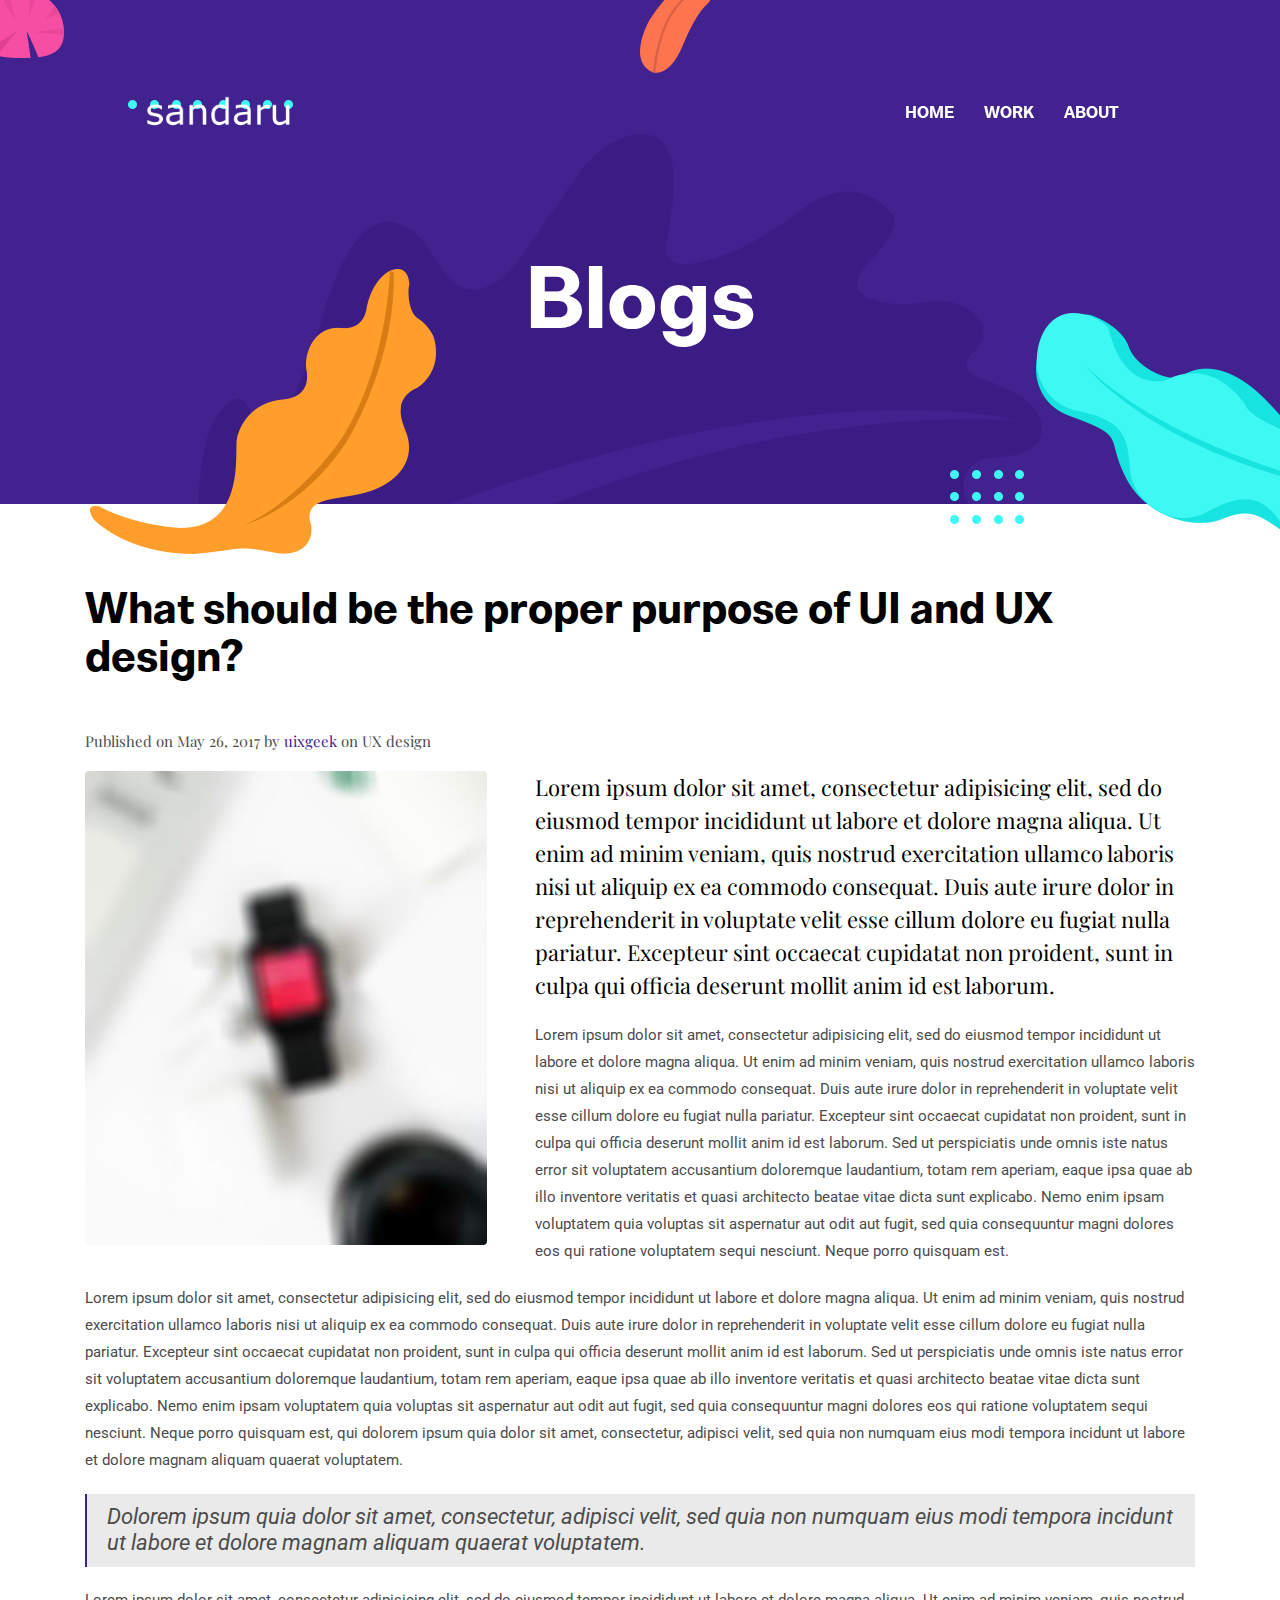
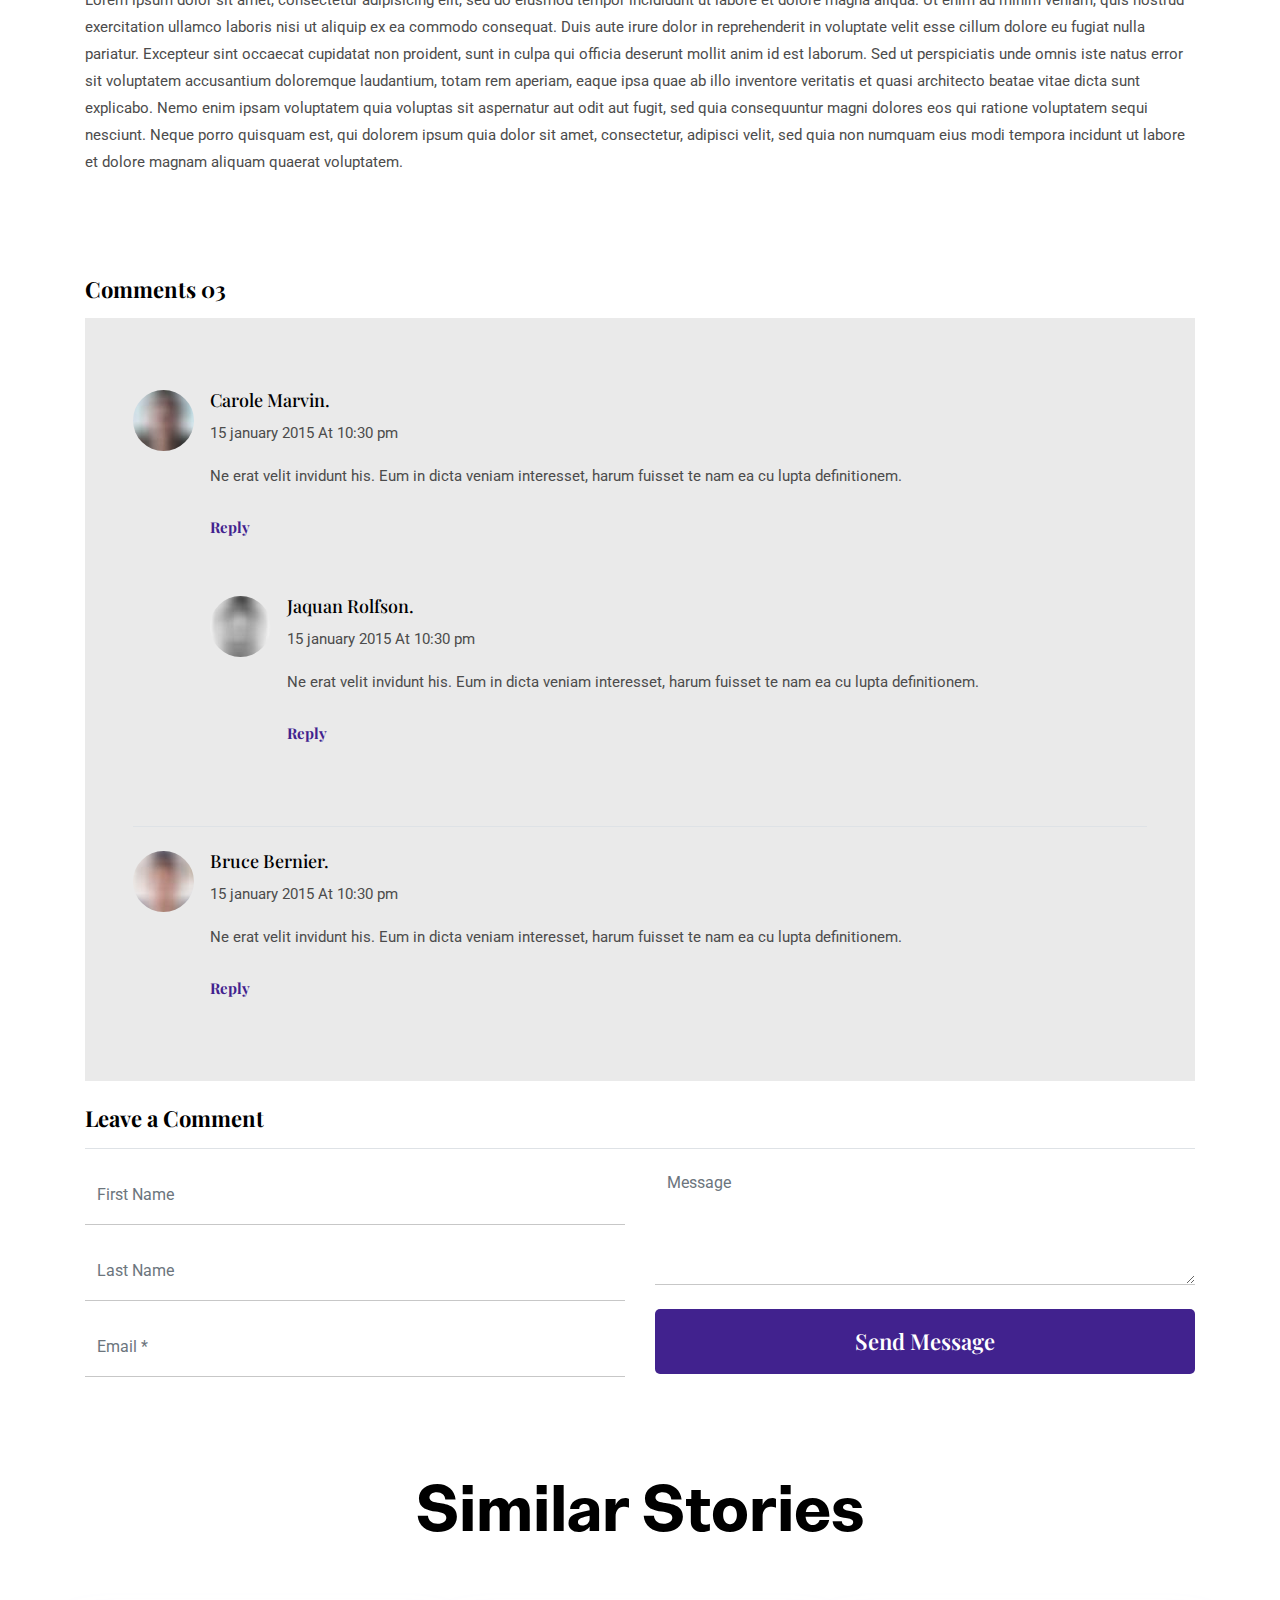
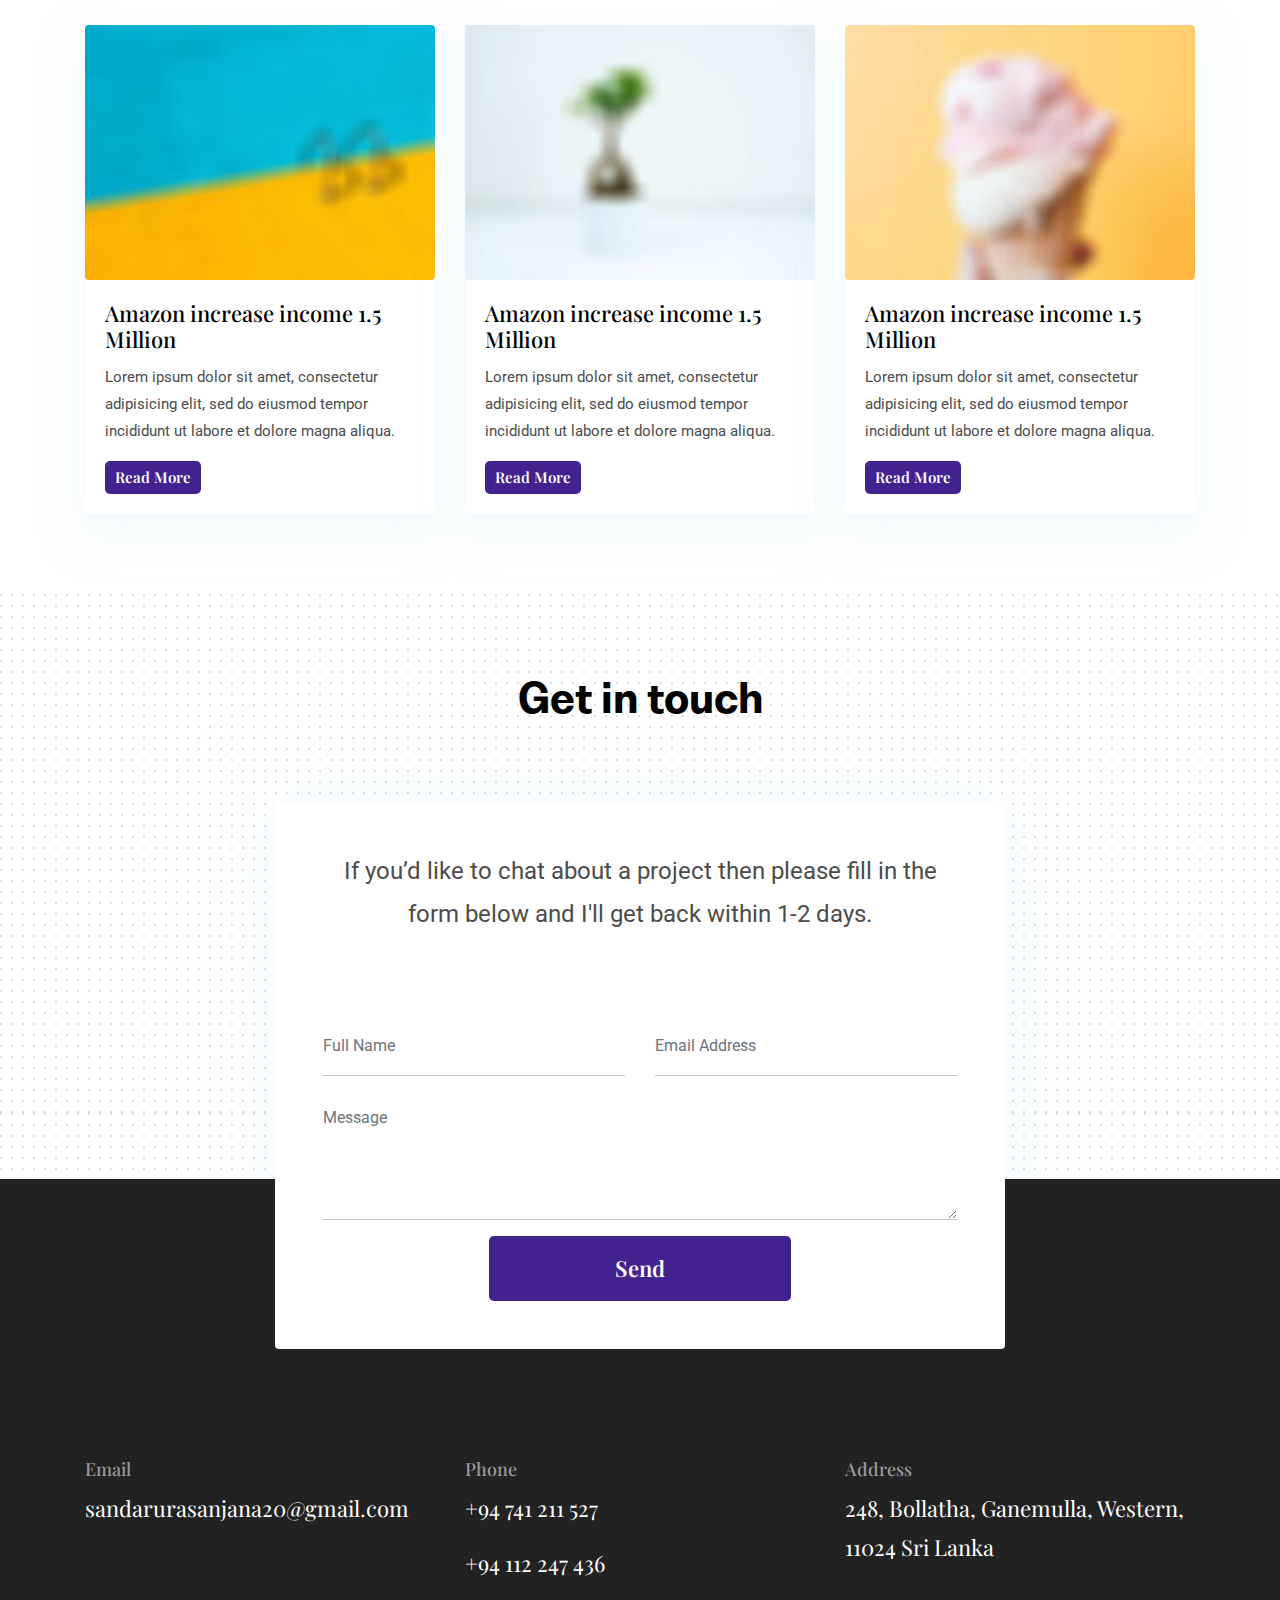
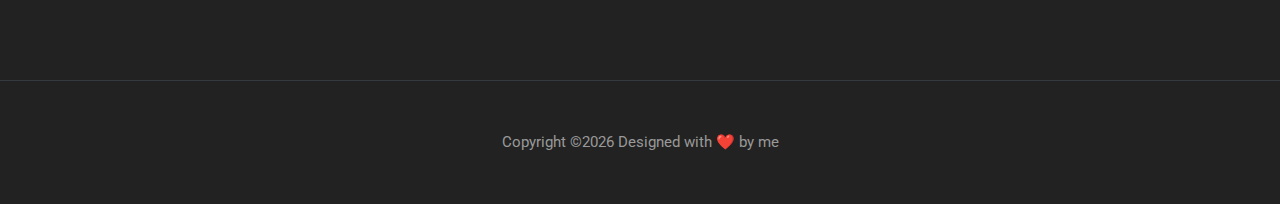
<file: blog-single.html>
<!DOCTYPE html>
<html lang="zxx">

<head>
  <meta charset="utf-8">
  <title>Sandaru Rasanjana | Software Dev, Fullstack Dev & Data Analyst</title>

  <!-- mobile responsive meta -->
  <meta name="viewport" content="width=device-width, initial-scale=1">
  <meta name="viewport" content="width=device-width, initial-scale=1, maximum-scale=1">
  
  <!-- ** Plugins Needed for the Project ** -->
  <!-- Bootstrap -->
  <link rel="stylesheet" href="plugins/bootstrap/bootstrap.min.css">
  <!-- slick slider -->
  <link rel="stylesheet" href="plugins/slick/slick.css">
  <!-- themefy-icon -->
  <link rel="stylesheet" href="plugins/themify-icons/themify-icons.css">

  <!-- Main Stylesheet -->
  <link href="css/style.css" rel="stylesheet">
  
  <!--Favicon-->
  <link rel="shortcut icon" href="images/favicon.ico" type="image/x-icon">
  <link rel="icon" href="images/favicon.ico" type="image/x-icon">

</head>

<body>
  

<header class="navigation fixed-top">
  <nav class="navbar navbar-expand-lg navbar-dark">
    <a class="navbar-brand font-tertiary h3" href="index.html"><img id="sandaru-main-logo" src="images/logo.png" alt="Myself"></a>
    <button class="navbar-toggler" type="button" data-toggle="collapse" data-target="#navigation"
      aria-controls="navigation" aria-expanded="false" aria-label="Toggle navigation">
      <span class="navbar-toggler-icon"></span>
    </button>

    <div class="collapse navbar-collapse text-center" id="navigation">
      <ul class="navbar-nav ml-auto">
        <li class="nav-item active">
          <a class="nav-link" href="index.html">Home</a>
        </li>
        <li class="nav-item">
          <a class="nav-link" href="work.html">Work</a>
        </li>
        <li class="nav-item">
          <a class="nav-link" href="about.html">About</a>
        </li>
      </ul>
    </div>
  </nav>
</header>

<!-- page title -->
<section class="page-title bg-primary position-relative">
  <div class="container">
    <div class="row">
      <div class="col-12 text-center">
        <h1 class="text-white font-tertiary">Blogs</h1>
      </div>
    </div>
  </div>
  <!-- background shapes -->
  <img src="images/illustrations/page-title.png" alt="illustrations" class="bg-shape-1 w-100">
  <img src="images/illustrations/leaf-pink-round.png" alt="illustrations" class="bg-shape-2">
  <img src="images/illustrations/dots-cyan.png" alt="illustrations" class="bg-shape-3">
  <img src="images/illustrations/leaf-orange.png" alt="illustrations" class="bg-shape-4">
  <img src="images/illustrations/leaf-yellow.png" alt="illustrations" class="bg-shape-5">
  <img src="images/illustrations/dots-group-cyan.png" alt="illustrations" class="bg-shape-6">
  <img src="images/illustrations/leaf-cyan-lg.png" alt="illustrations" class="bg-shape-7">
</section>
<!-- /page title -->

<section class="section">
  <div class="container">
    <div class="row">
      <div class="col-lg-12">
        <h3 class="font-tertiary mb-5">What should be the proper purpose of UI and UX design?</h3>
        <p class="font-secondary">Published on May 26, 2017 by <span class="text-primary">uixgeek</span
            class="text-primary"> on <span>UX design</span></p>
        <div class="content">
          <img src="images/blog/post-1.jpg" alt="post-thumb" class="img-fluid rounded float-left mr-5 mb-4">
          <strong>Lorem ipsum dolor sit amet, consectetur adipisicing elit, sed do eiusmod tempor incididunt ut labore
            et dolore magna aliqua. Ut enim ad minim veniam, quis nostrud exercitation ullamco laboris nisi ut aliquip
            ex ea commodo consequat. Duis aute irure dolor in reprehenderit in voluptate velit esse cillum dolore eu
            fugiat nulla pariatur. Excepteur sint occaecat cupidatat non proident, sunt in culpa qui officia deserunt
            mollit anim id est laborum.</strong>
          <p>Lorem ipsum dolor sit amet, consectetur adipisicing elit, sed do eiusmod tempor incididunt ut labore et
            dolore magna aliqua. Ut enim ad minim veniam, quis nostrud exercitation ullamco laboris nisi ut aliquip ex
            ea commodo consequat. Duis aute irure dolor in reprehenderit in voluptate velit esse cillum dolore eu fugiat
            nulla pariatur. Excepteur sint occaecat cupidatat non proident, sunt in culpa qui officia deserunt mollit
            anim id est laborum. Sed ut perspiciatis unde omnis iste natus error sit voluptatem accusantium doloremque
            laudantium, totam rem aperiam, eaque ipsa quae ab illo inventore veritatis et quasi architecto beatae vitae
            dicta sunt explicabo. Nemo enim ipsam voluptatem quia voluptas sit aspernatur aut odit aut fugit, sed quia
            consequuntur magni dolores eos qui ratione voluptatem sequi nesciunt. Neque porro quisquam est.</p>
          <p>Lorem ipsum dolor sit amet, consectetur adipisicing elit, sed do eiusmod tempor incididunt ut labore et
            dolore magna aliqua. Ut enim ad minim veniam, quis nostrud exercitation ullamco laboris nisi ut aliquip ex
            ea commodo consequat. Duis aute irure dolor in reprehenderit in voluptate velit esse cillum dolore eu fugiat
            nulla pariatur. Excepteur sint occaecat cupidatat non proident, sunt in culpa qui officia deserunt mollit
            anim id est laborum. Sed ut perspiciatis unde omnis iste natus error sit voluptatem accusantium doloremque
            laudantium, totam rem aperiam, eaque ipsa quae ab illo inventore veritatis et quasi architecto beatae vitae
            dicta sunt explicabo. Nemo enim ipsam voluptatem quia voluptas sit aspernatur aut odit aut fugit, sed quia
            consequuntur magni dolores eos qui ratione voluptatem sequi nesciunt. Neque porro quisquam est, qui dolorem
            ipsum quia dolor sit amet, consectetur, adipisci velit, sed quia non numquam eius modi tempora incidunt ut
            labore et dolore magnam aliquam quaerat voluptatem.</p>
          <blockquote>Dolorem ipsum quia dolor sit amet, consectetur, adipisci velit, sed quia non numquam eius modi
            tempora incidunt ut labore et dolore magnam aliquam quaerat voluptatem.</blockquote>
          <p>Lorem ipsum dolor sit amet, consectetur adipisicing elit, sed do eiusmod tempor incididunt ut labore et
            dolore magna aliqua. Ut enim ad minim veniam, quis nostrud exercitation ullamco laboris nisi ut aliquip ex
            ea commodo consequat. Duis aute irure dolor in reprehenderit in voluptate velit esse cillum dolore eu fugiat
            nulla pariatur. Excepteur sint occaecat cupidatat non proident, sunt in culpa qui officia deserunt mollit
            anim id est laborum. Sed ut perspiciatis unde omnis iste natus error sit voluptatem accusantium doloremque
            laudantium, totam rem aperiam, eaque ipsa quae ab illo inventore veritatis et quasi architecto beatae vitae
            dicta sunt explicabo. Nemo enim ipsam voluptatem quia voluptas sit aspernatur aut odit aut fugit, sed quia
            consequuntur magni dolores eos qui ratione voluptatem sequi nesciunt. Neque porro quisquam est, qui dolorem
            ipsum quia dolor sit amet, consectetur, adipisci velit, sed quia non numquam eius modi tempora incidunt ut
            labore et dolore magnam aliquam quaerat voluptatem.</p>
        </div>
      </div>
    </div>
  </div>
</section>

<section>
  <div class="container">
    <div class="row">
      <div class="col-lg-12">
        <h4 class="font-weight-bold mb-3">Comments 03</h4>
        <div class="bg-gray p-5 mb-4">
          <div class="media border-bottom py-4">
            <img src="images/user-1.jpg" class="img-fluid align-self-start rounded-circle mr-3" alt="">
            <div class="media-body">
              <h5 class="mt-0">Carole Marvin.</h5>
              <p>15 january 2015 At 10:30 pm</p>
              <p>Ne erat velit invidunt his. Eum in dicta veniam interesset, harum fuisset te nam ea cu lupta
                definitionem.</p>
              <a href="#" class="btn btn-transparent btn-sm pl-0">Reply</a>
              <div class="media my-5">
                <img src="images/user-2.jpg" class="img-fluid align-self-start rounded-circle mr-3" alt="">
                <div class="media-body">
                  <h5 class="mt-0">Jaquan Rolfson.</h5>
                  <p>15 january 2015 At 10:30 pm</p>
                  <p>Ne erat velit invidunt his. Eum in dicta veniam interesset, harum fuisset te nam ea cu lupta
                    definitionem.</p>
                  <a href="#" class="btn btn-transparent btn-sm pl-0">Reply</a>
                </div>
              </div>
            </div>
          </div>
          <div class="media py-4">
            <img src="images/user-3.jpg" class="img-fluid align-self-start rounded-circle mr-3" alt="">
            <div class="media-body">
              <h5 class="mt-0">Bruce Bernier.</h5>
              <p>15 january 2015 At 10:30 pm</p>
              <p>Ne erat velit invidunt his. Eum in dicta veniam interesset, harum fuisset te nam ea cu lupta
                definitionem.</p>
              <a href="#" class="btn btn-transparent btn-sm pl-0">Reply</a>
            </div>
          </div>
        </div>
        <h4 class="font-weight-bold mb-3 border-bottom pb-3">Leave a Comment</h4>
        <form action="#" class="row">
          <div class="col-md-6">
            <input type="text" class="form-control mb-3" placeholder="First Name" name="fname" id="fname">
            <input type="text" class="form-control mb-3" placeholder="Last Name" name="lname" id="lname">
            <input type="text" class="form-control mb-3" placeholder="Email *" name="mail" id="mail">
          </div>
          <div class="col-md-6">
            <textarea name="comment" id="comment" placeholder="Message" class="form-control mb-4"></textarea>
            <button type="submit" class="btn btn-primary w-100">Send Message</button>
          </div>
        </form>
      </div>
    </div>
  </div>
</section>

<!-- blog -->
<section class="section">
  <div class="container">
    <div class="row">
      <div class="col-12 text-center">
        <h2 class="section-title">Similar Stories</h2>
      </div>
      <div class="col-lg-4 col-sm-6 mb-4 mb-lg-0">
        <article class="card shadow">
          <img class="rounded card-img-top" src="images/blog/post-3.jpg" alt="post-thumb">
          <div class="card-body">
            <h4 class="card-title"><a class="text-dark" href="blog-single.html">Amazon increase income 1.5 Million</a>
            </h4>
            <p class="cars-text">Lorem ipsum dolor sit amet, consectetur adipisicing elit, sed do eiusmod tempor
              incididunt ut labore et
              dolore magna aliqua.</p>
            <a href="blog-single.html" class="btn btn-xs btn-primary">Read More</a>
          </div>
        </article>
      </div>
      <div class="col-lg-4 col-sm-6 mb-4 mb-lg-0">
        <article class="card shadow">
          <img class="rounded card-img-top" src="images/blog/post-4.jpg" alt="post-thumb">
          <div class="card-body">
            <h4 class="card-title"><a class="text-dark" href="blog-single.html">Amazon increase income 1.5 Million</a>
            </h4>
            <p class="cars-text">Lorem ipsum dolor sit amet, consectetur adipisicing elit, sed do eiusmod tempor
              incididunt ut labore et
              dolore magna aliqua.</p>
            <a href="blog-single.html" class="btn btn-xs btn-primary">Read More</a>
          </div>
        </article>
      </div>
      <div class="col-lg-4 col-sm-6 mb-4 mb-lg-0">
        <article class="card shadow">
          <img class="rounded card-img-top" src="images/blog/post-2.jpg" alt="post-thumb">
          <div class="card-body">
            <h4 class="card-title"><a class="text-dark" href="blog-single.html">Amazon increase income 1.5 Million</a>
            </h4>
            <p class="cars-text">Lorem ipsum dolor sit amet, consectetur adipisicing elit, sed do eiusmod tempor
              incididunt ut labore et
              dolore magna aliqua.</p>
            <a href="blog-single.html" class="btn btn-xs btn-primary">Read More</a>
          </div>
        </article>
      </div>
    </div>
  </div>
</section>
<!-- /blog -->

<!-- contact -->
<section class="section section-on-footer" data-background="images/backgrounds/bg-dots.png">
  <div class="container">
    <div class="row">
      <div class="col-12 text-center">
        <h3 class="section-title">Get in touch</h3>
      </div>
      <div class="col-lg-8 mx-auto">
        <div class="bg-white rounded text-center p-5 shadow-down">
          <p class="mb-80" style="font-size: 24px;">If you’d like to chat about a project then please fill in the form below and I'll get back within 1-2 days.</p>
          <form action="#" class="row">
            <div class="col-md-6">
              <input type="text" id="name" name="name" placeholder="Full Name" class="form-control px-0 mb-4">
            </div>
            <div class="col-md-6">
              <input type="email" id="email" name="email" placeholder="Email Address" class="form-control px-0 mb-4">
            </div>
            <div class="col-12">
              <textarea name="message" id="message" class="form-control px-0 mb-3"
                placeholder="Message"></textarea>
            </div>
            <div class="col-lg-6 col-10 mx-auto">
              <button class="btn btn-primary w-100">send</button>
            </div>
          </form>
        </div>
      </div>
    </div>
  </div>
</section>
<!-- /contact -->

<!-- footer -->
<footer class="bg-dark footer-section">
  <div class="section">
    <div class="container">
      <div class="row">
        <div class="col-md-4">
          <h5 class="text-light">Email</h5>
          <p class="text-white paragraph-lg font-secondary">sandarurasanjana20@gmail.com</p>
        </div>
        <div class="col-md-4">
          <h5 class="text-light">Phone</h5>
          <p class="text-white paragraph-lg font-secondary">+94 741 211 527</p>
          <p class="text-white paragraph-lg font-secondary">+94 112 247 436</p>
        </div>
        <div class="col-md-4">
          <h5 class="text-light">Address</h5>
          <p class="text-white paragraph-lg font-secondary">248, Bollatha, Ganemulla, Western, 11024 Sri Lanka</p>
        </div>
      </div>
    </div>
  </div>
  <div class="border-top text-center border-dark py-5">
    <p class="mb-0 text-light">Copyright ©<script>
        var CurrentYear = new Date().getFullYear()
        document.write(CurrentYear)
      </script> Designed with ❤️ by me</a></p>
  </div>
</footer>
<!-- /footer -->

<!-- jQuery -->
<script src="plugins/jQuery/jquery.min.js"></script>
<!-- Bootstrap JS -->
<script src="plugins/bootstrap/bootstrap.min.js"></script>
<!-- slick slider -->
<script src="plugins/slick/slick.min.js"></script>
<!-- filter -->
<script src="plugins/shuffle/shuffle.min.js"></script>

<!-- Main Script -->
<script src="js/script.js"></script>

</body>
</html>
</file>
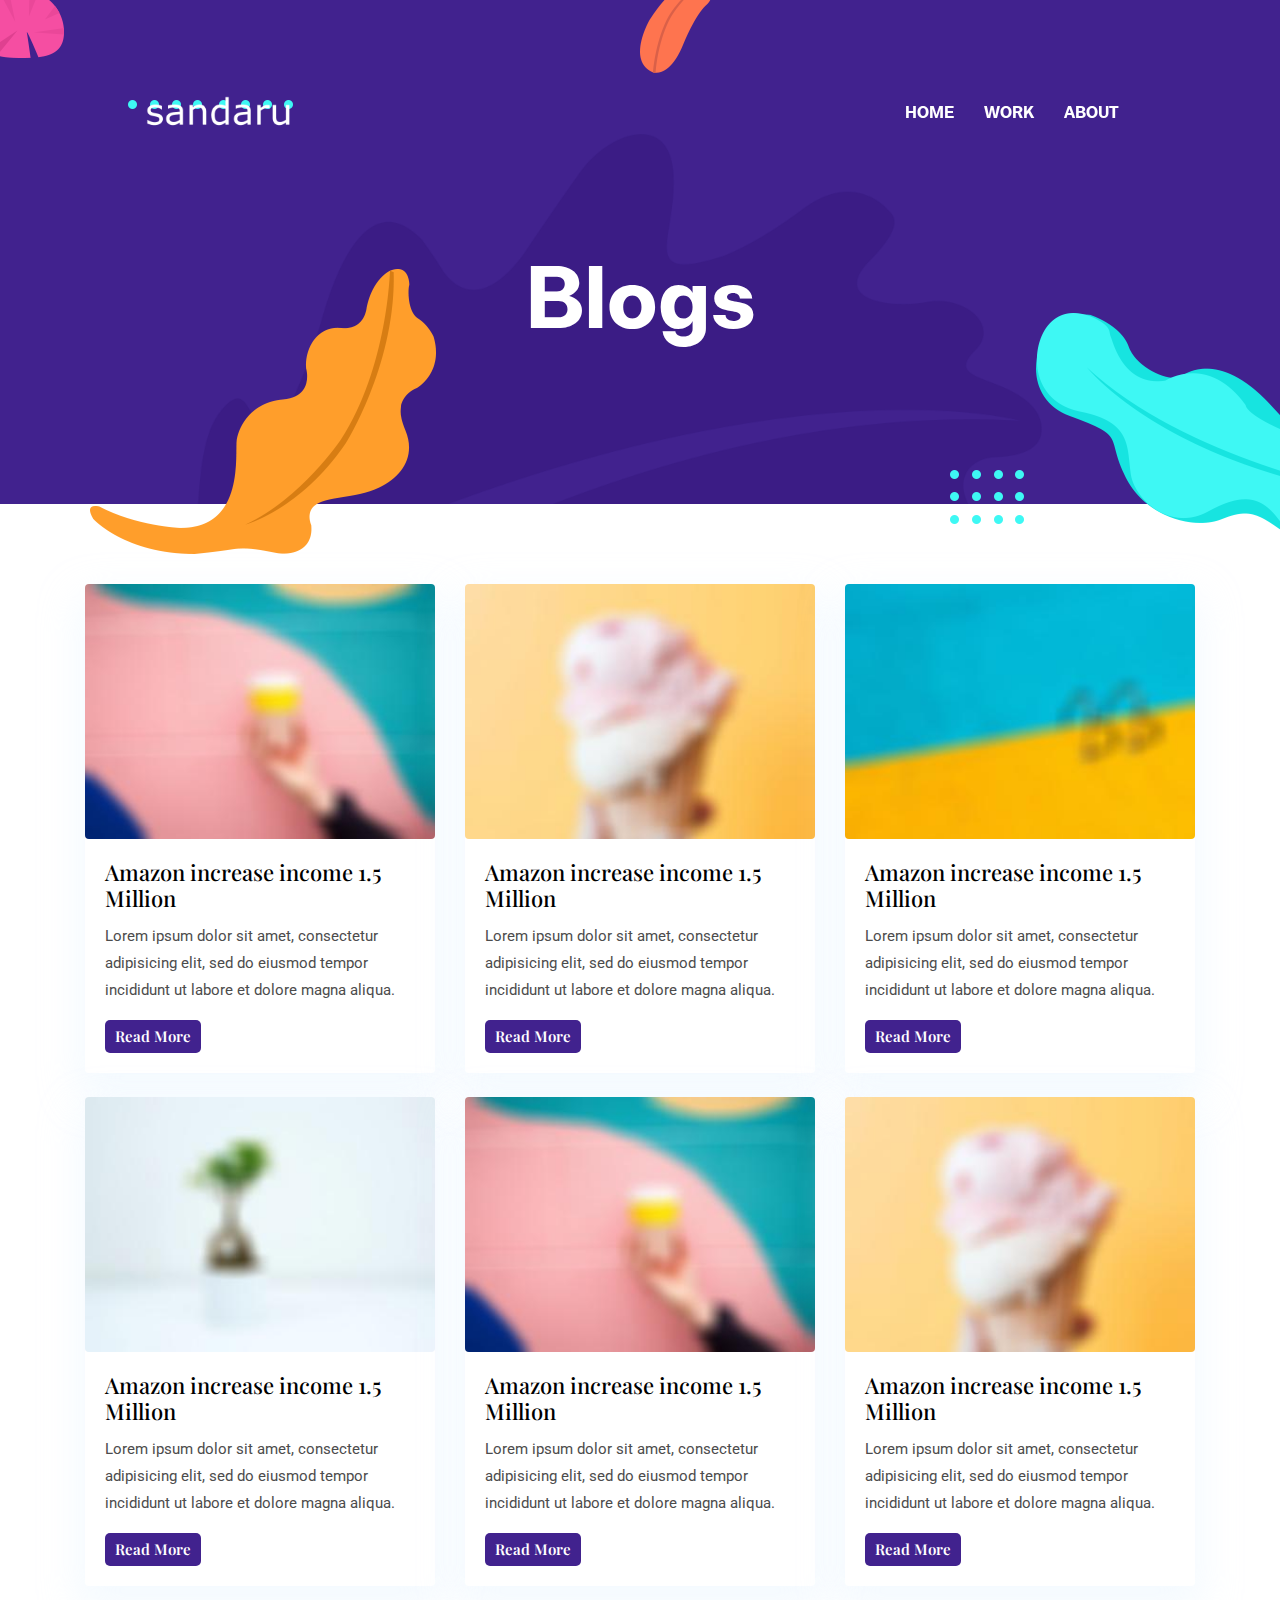
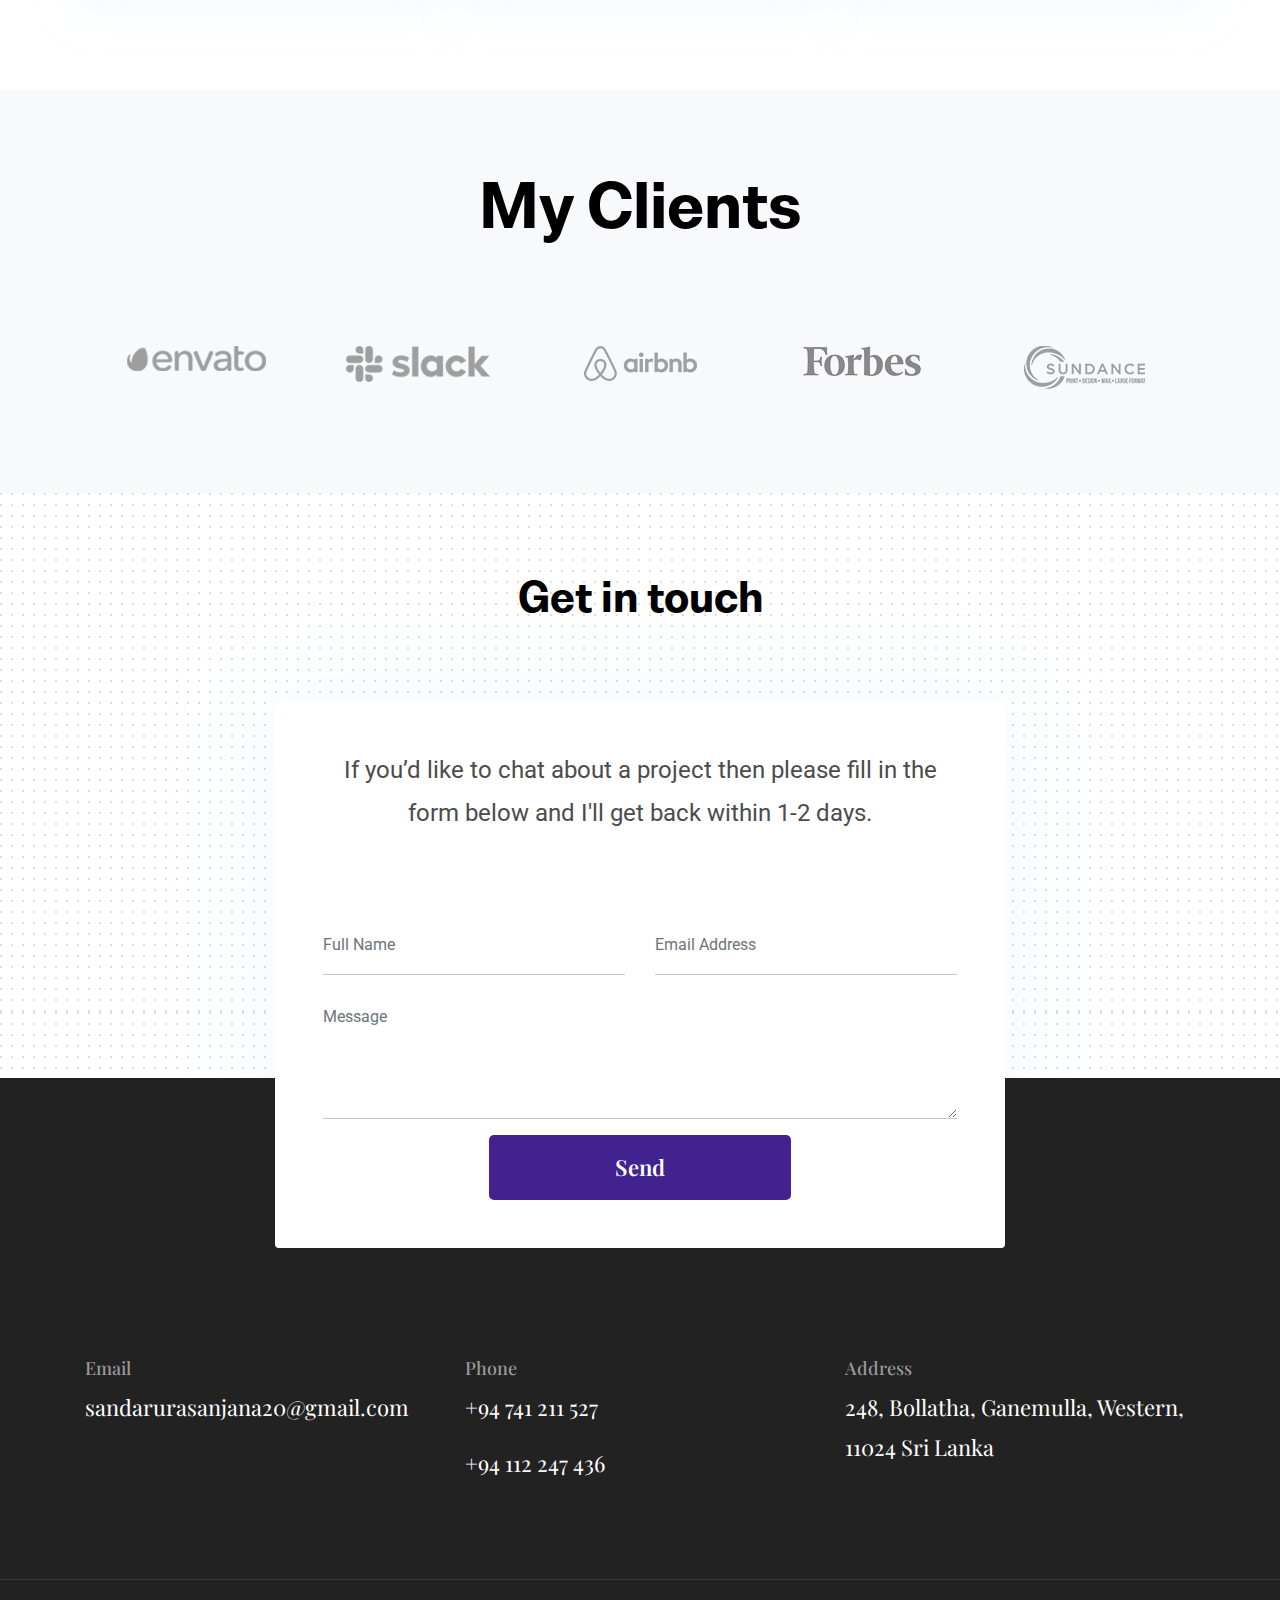
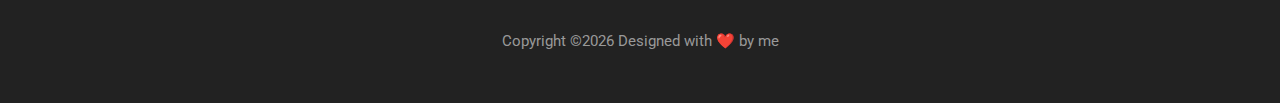
<file: blog.html>
<!DOCTYPE html>
<html lang="zxx">

<head>
  <meta charset="utf-8">
  <title>Sandaru Rasanjana | Software Dev, Fullstack Dev & Data Analyst</title>

  <!-- mobile responsive meta -->
  <meta name="viewport" content="width=device-width, initial-scale=1">
  <meta name="viewport" content="width=device-width, initial-scale=1, maximum-scale=1">
  
  <!-- ** Plugins Needed for the Project ** -->
  <!-- Bootstrap -->
  <link rel="stylesheet" href="plugins/bootstrap/bootstrap.min.css">
  <!-- slick slider -->
  <link rel="stylesheet" href="plugins/slick/slick.css">
  <!-- themefy-icon -->
  <link rel="stylesheet" href="plugins/themify-icons/themify-icons.css">

  <!-- Main Stylesheet -->
  <link href="css/style.css" rel="stylesheet">
  
  <!--Favicon-->
  <link rel="shortcut icon" href="images/favicon.ico" type="image/x-icon">
  <link rel="icon" href="images/favicon.ico" type="image/x-icon">

</head>

<body>
  

<header class="navigation fixed-top">
  <nav class="navbar navbar-expand-lg navbar-dark">
    <a class="navbar-brand font-tertiary h3" href="index.html"><img id="sandaru-main-logo" src="images/logo.png" alt="Myself"></a>
    <button class="navbar-toggler" type="button" data-toggle="collapse" data-target="#navigation"
      aria-controls="navigation" aria-expanded="false" aria-label="Toggle navigation">
      <span class="navbar-toggler-icon"></span>
    </button>

    <div class="collapse navbar-collapse text-center" id="navigation">
      <ul class="navbar-nav ml-auto">
        <li class="nav-item active">
          <a class="nav-link" href="index.html">Home</a>
        </li>
        <li class="nav-item">
          <a class="nav-link" href="work.html">Work</a>
        </li>
        <li class="nav-item">
          <a class="nav-link" href="about.html">About</a>
        </li>
      </ul>
    </div>
  </nav>
</header>

<!-- page title -->
<section class="page-title bg-primary position-relative">
  <div class="container">
    <div class="row">
      <div class="col-12 text-center">
        <h1 class="text-white font-tertiary">Blogs</h1>
      </div>
    </div>
  </div>
  <!-- background shapes -->
  <img src="images/illustrations/page-title.png" alt="illustrations" class="bg-shape-1 w-100">
  <img src="images/illustrations/leaf-pink-round.png" alt="illustrations" class="bg-shape-2">
  <img src="images/illustrations/dots-cyan.png" alt="illustrations" class="bg-shape-3">
  <img src="images/illustrations/leaf-orange.png" alt="illustrations" class="bg-shape-4">
  <img src="images/illustrations/leaf-yellow.png" alt="illustrations" class="bg-shape-5">
  <img src="images/illustrations/dots-group-cyan.png" alt="illustrations" class="bg-shape-6">
  <img src="images/illustrations/leaf-cyan-lg.png" alt="illustrations" class="bg-shape-7">
</section>
<!-- /page title -->

<!-- blog -->
<section class="section">
  <div class="container">
    <div class="row">
        <div class="col-lg-4 col-sm-6 mb-4">
          <article class="card shadow">
            <img class="rounded card-img-top" src="images/blog/post-5.jpg" alt="post-thumb">
            <div class="card-body">
              <h4 class="card-title"><a class="text-dark" href="blog-single.html">Amazon increase income 1.5 Million</a>
              </h4>
              <p class="cars-text">Lorem ipsum dolor sit amet, consectetur adipisicing elit, sed do eiusmod tempor
                incididunt ut labore et
                dolore magna aliqua.</p>
              <a href="blog-single.html" class="btn btn-xs btn-primary">Read More</a>
            </div>
          </article>
        </div>
      <div class="col-lg-4 col-sm-6 mb-4">
        <article class="card shadow">
          <img class="rounded card-img-top" src="images/blog/post-2.jpg" alt="post-thumb">
          <div class="card-body">
            <h4 class="card-title"><a class="text-dark" href="blog-single.html">Amazon increase income 1.5 Million</a>
            </h4>
            <p class="cars-text">Lorem ipsum dolor sit amet, consectetur adipisicing elit, sed do eiusmod tempor
              incididunt ut labore et
              dolore magna aliqua.</p>
            <a href="blog-single.html" class="btn btn-xs btn-primary">Read More</a>
          </div>
        </article>
      </div>
      <div class="col-lg-4 col-sm-6 mb-4">
        <article class="card shadow">
          <img class="rounded card-img-top" src="images/blog/post-3.jpg" alt="post-thumb">
          <div class="card-body">
            <h4 class="card-title"><a class="text-dark" href="blog-single.html">Amazon increase income 1.5 Million</a>
            </h4>
            <p class="cars-text">Lorem ipsum dolor sit amet, consectetur adipisicing elit, sed do eiusmod tempor
              incididunt ut labore et
              dolore magna aliqua.</p>
            <a href="blog-single.html" class="btn btn-xs btn-primary">Read More</a>
          </div>
        </article>
      </div>
      <div class="col-lg-4 col-sm-6 mb-4">
        <article class="card shadow">
          <img class="rounded card-img-top" src="images/blog/post-4.jpg" alt="post-thumb">
          <div class="card-body">
            <h4 class="card-title"><a class="text-dark" href="blog-single.html">Amazon increase income 1.5 Million</a>
            </h4>
            <p class="cars-text">Lorem ipsum dolor sit amet, consectetur adipisicing elit, sed do eiusmod tempor
              incididunt ut labore et
              dolore magna aliqua.</p>
            <a href="blog-single.html" class="btn btn-xs btn-primary">Read More</a>
          </div>
        </article>
      </div>
      <div class="col-lg-4 col-sm-6 mb-4">
        <article class="card shadow">
          <img class="rounded card-img-top" src="images/blog/post-5.jpg" alt="post-thumb">
          <div class="card-body">
            <h4 class="card-title"><a class="text-dark" href="blog-single.html">Amazon increase income 1.5 Million</a>
            </h4>
            <p class="cars-text">Lorem ipsum dolor sit amet, consectetur adipisicing elit, sed do eiusmod tempor
              incididunt ut labore et
              dolore magna aliqua.</p>
            <a href="blog-single.html" class="btn btn-xs btn-primary">Read More</a>
          </div>
        </article>
      </div>
      <div class="col-lg-4 col-sm-6 mb-4">
        <article class="card shadow">
          <img class="rounded card-img-top" src="images/blog/post-2.jpg" alt="post-thumb">
          <div class="card-body">
            <h4 class="card-title"><a class="text-dark" href="blog-single.html">Amazon increase income 1.5 Million</a>
            </h4>
            <p class="cars-text">Lorem ipsum dolor sit amet, consectetur adipisicing elit, sed do eiusmod tempor
              incididunt ut labore et
              dolore magna aliqua.</p>
            <a href="blog-single.html" class="btn btn-xs btn-primary">Read More</a>
          </div>
        </article>
      </div>
    </div>
  </div>
</section>
<!-- /blog -->

<!-- clients -->
<section class="section bg-light">
  <div class="container">
    <div class="row">
      <div class="col-12 text-center">
        <h2 class="section-title">My Clients</h2>
      </div>
    </div>
    <div class="row">
      <div class="col-12">
        <div class="client-logo-slider d-flex align-items-center">
          <a href="#" class="text-center d-block outline-0 p-4"><img class="d-unset img-fluid"
              src="images/clients-logo/client-logo-1.png" alt="client-logo"></a>
          <a href="#" class="text-center d-block outline-0 p-4"><img class="d-unset img-fluid"
              src="images/clients-logo/client-logo-2.png" alt="client-logo"></a>
          <a href="#" class="text-center d-block outline-0 p-4"><img class="d-unset img-fluid"
              src="images/clients-logo/client-logo-3.png" alt="client-logo"></a>
          <a href="#" class="text-center d-block outline-0 p-4"><img class="d-unset img-fluid"
              src="images/clients-logo/client-logo-4.png" alt="client-logo"></a>
          <a href="#" class="text-center d-block outline-0 p-4"><img class="d-unset img-fluid"
              src="images/clients-logo/client-logo-5.png" alt="client-logo"></a>
          <a href="#" class="text-center d-block outline-0 p-4"><img class="d-unset img-fluid"
              src="images/clients-logo/client-logo-1.png" alt="client-logo"></a>
          <a href="#" class="text-center d-block outline-0 p-4"><img class="d-unset img-fluid"
              src="images/clients-logo/client-logo-2.png" alt="client-logo"></a>
          <a href="#" class="text-center d-block outline-0 p-4"><img class="d-unset img-fluid"
              src="images/clients-logo/client-logo-3.png" alt="client-logo"></a>
          <a href="#" class="text-center d-block outline-0 p-4"><img class="d-unset img-fluid"
              src="images/clients-logo/client-logo-4.png" alt="client-logo"></a>
          <a href="#" class="text-center d-block outline-0 p-4"><img class="d-unset img-fluid"
              src="images/clients-logo/client-logo-5.png" alt="client-logo"></a>
        </div>
      </div>
    </div>
  </div>
</section>
<!-- /clients -->

<!-- contact -->
<section class="section section-on-footer" data-background="images/backgrounds/bg-dots.png">
  <div class="container">
    <div class="row">
      <div class="col-12 text-center">
        <h3 class="section-title">Get in touch</h3>
      </div>
      <div class="col-lg-8 mx-auto">
        <div class="bg-white rounded text-center p-5 shadow-down">
          <p class="mb-80" style="font-size: 24px;">If you’d like to chat about a project then please fill in the form below and I'll get back within 1-2 days.</p>
          <form action="#" class="row">
            <div class="col-md-6">
              <input type="text" id="name" name="name" placeholder="Full Name" class="form-control px-0 mb-4">
            </div>
            <div class="col-md-6">
              <input type="email" id="email" name="email" placeholder="Email Address" class="form-control px-0 mb-4">
            </div>
            <div class="col-12">
              <textarea name="message" id="message" class="form-control px-0 mb-3"
                placeholder="Message"></textarea>
            </div>
            <div class="col-lg-6 col-10 mx-auto">
              <button class="btn btn-primary w-100">send</button>
            </div>
          </form>
        </div>
      </div>
    </div>
  </div>
</section>
<!-- /contact -->

<!-- footer -->
<footer class="bg-dark footer-section">
  <div class="section">
    <div class="container">
      <div class="row">
        <div class="col-md-4">
          <h5 class="text-light">Email</h5>
          <p class="text-white paragraph-lg font-secondary">sandarurasanjana20@gmail.com</p>
        </div>
        <div class="col-md-4">
          <h5 class="text-light">Phone</h5>
          <p class="text-white paragraph-lg font-secondary">+94 741 211 527</p>
          <p class="text-white paragraph-lg font-secondary">+94 112 247 436</p>
        </div>
        <div class="col-md-4">
          <h5 class="text-light">Address</h5>
          <p class="text-white paragraph-lg font-secondary">248, Bollatha, Ganemulla, Western, 11024 Sri Lanka</p>
        </div>
      </div>
    </div>
  </div>
  <div class="border-top text-center border-dark py-5">
    <p class="mb-0 text-light">Copyright ©<script>
        var CurrentYear = new Date().getFullYear()
        document.write(CurrentYear)
      </script> Designed with ❤️ by me</a></p>
  </div>
</footer>
<!-- /footer -->

<!-- jQuery -->
<script src="plugins/jQuery/jquery.min.js"></script>
<!-- Bootstrap JS -->
<script src="plugins/bootstrap/bootstrap.min.js"></script>
<!-- slick slider -->
<script src="plugins/slick/slick.min.js"></script>
<!-- filter -->
<script src="plugins/shuffle/shuffle.min.js"></script>

<!-- Main Script -->
<script src="js/script.js"></script>

</body>
</html>
</file>
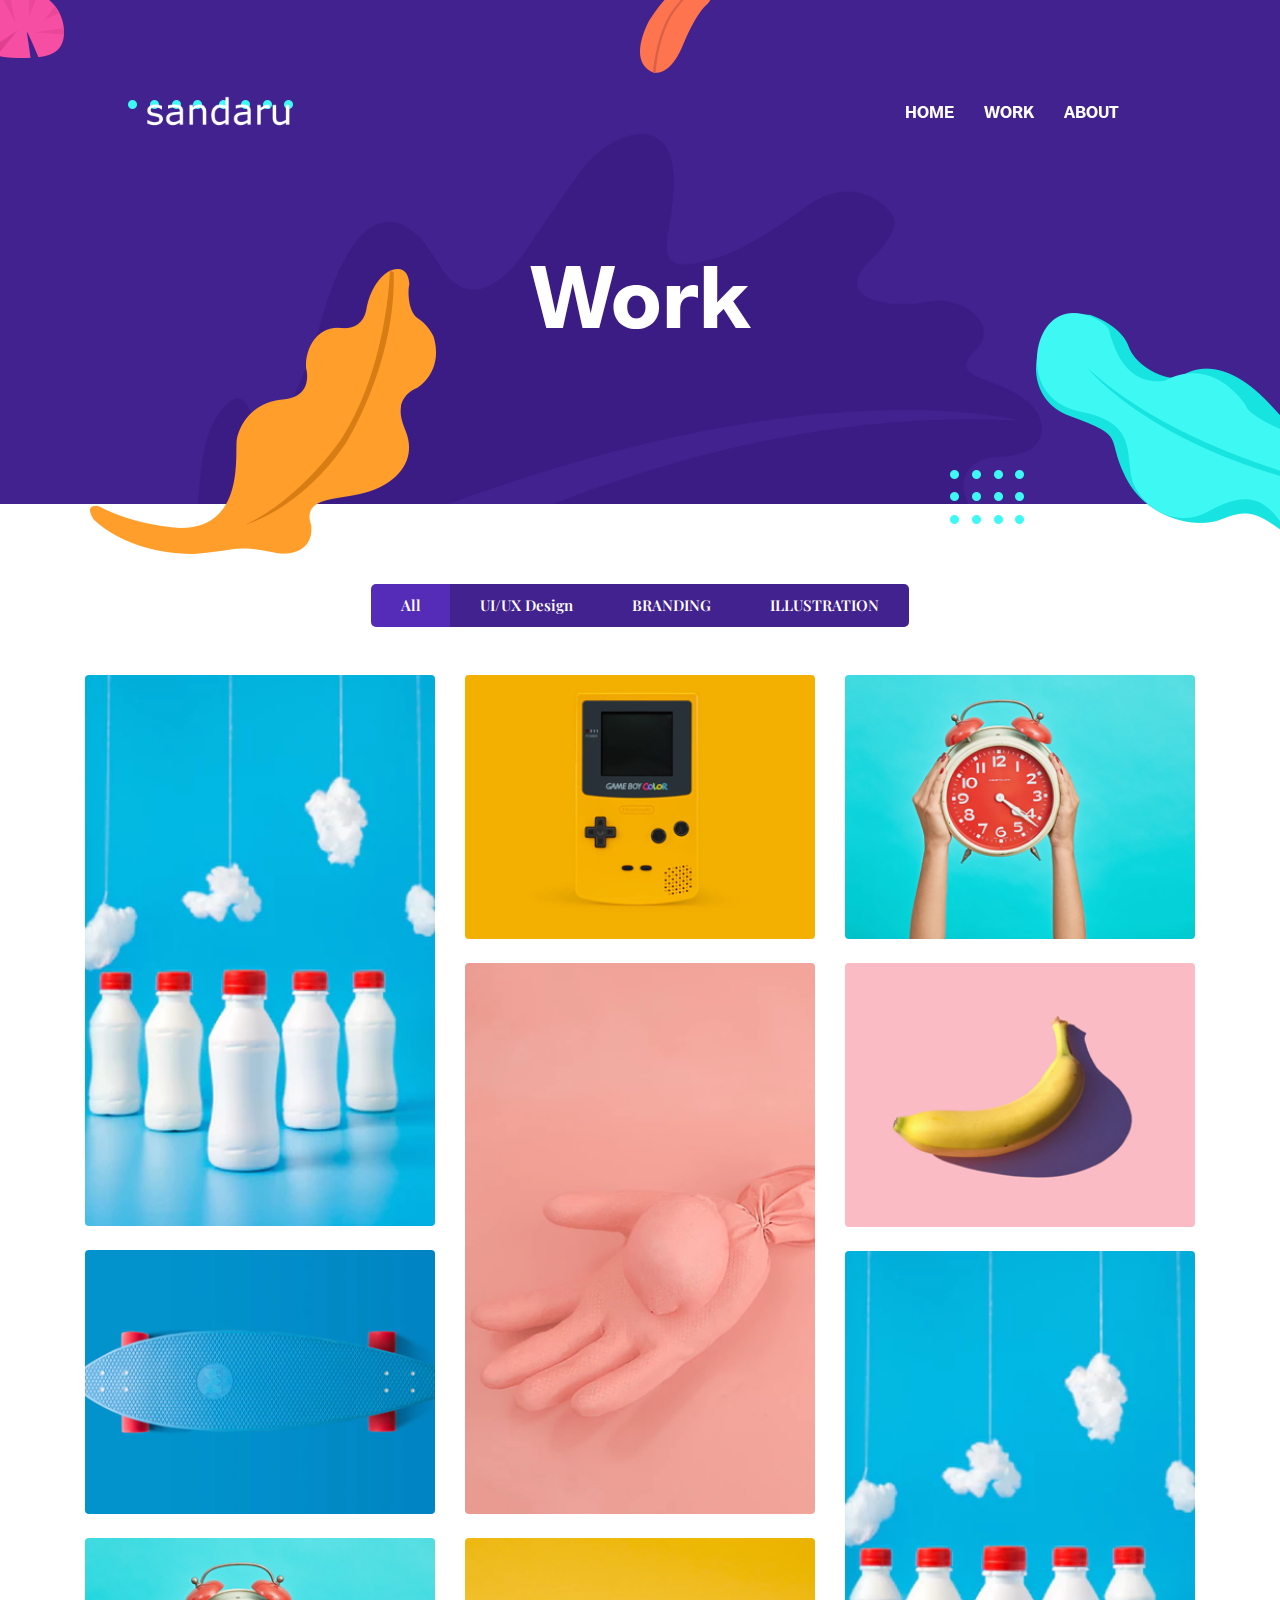
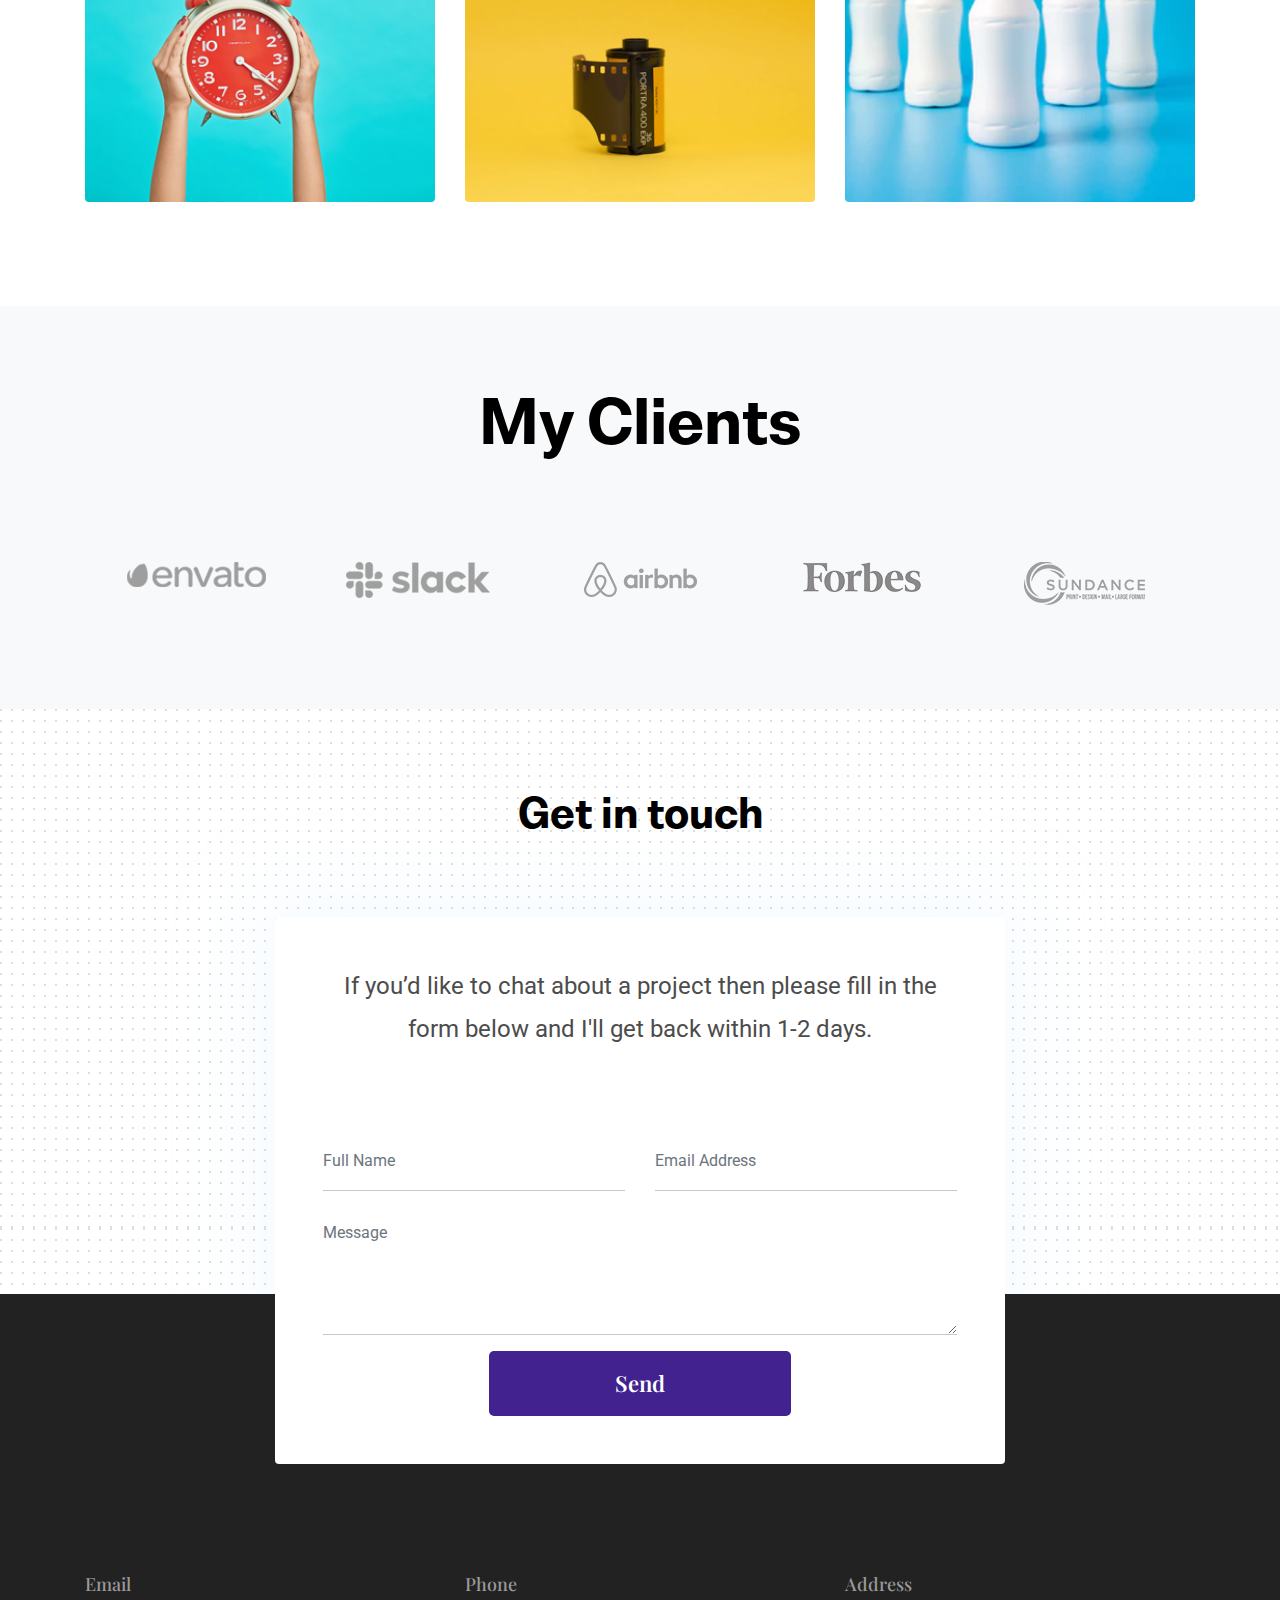
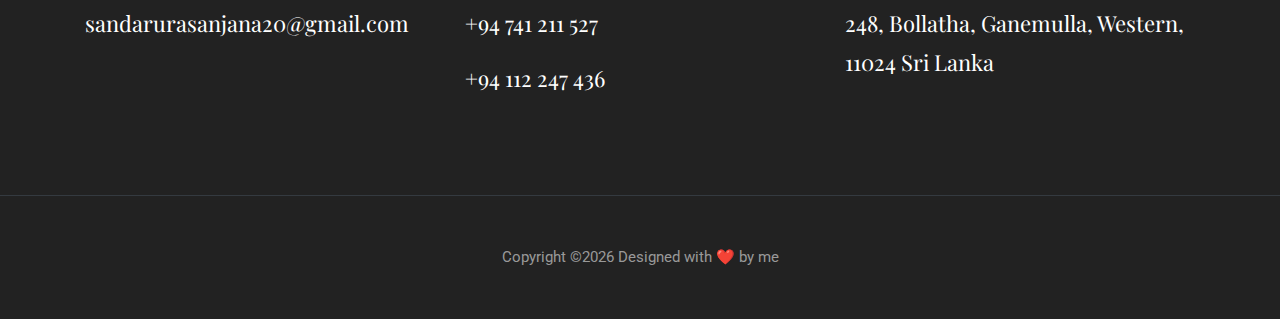
<file: work.html>
<!DOCTYPE html>
<html lang="zxx">

<head>
  <meta charset="utf-8">
  <title>Sandaru Rasanjana | Software Dev, Fullstack Dev & Data Analyst</title>

  <!-- mobile responsive meta -->
  <meta name="viewport" content="width=device-width, initial-scale=1">
  <meta name="viewport" content="width=device-width, initial-scale=1, maximum-scale=1">
  
  <!-- ** Plugins Needed for the Project ** -->
  <!-- Bootstrap -->
  <link rel="stylesheet" href="plugins/bootstrap/bootstrap.min.css">
  <!-- slick slider -->
  <link rel="stylesheet" href="plugins/slick/slick.css">
  <!-- themefy-icon -->
  <link rel="stylesheet" href="plugins/themify-icons/themify-icons.css">

  <!-- Main Stylesheet -->
  <link href="css/style.css" rel="stylesheet">
  
  <!--Favicon-->
  <link rel="shortcut icon" href="images/favicon.ico" type="image/x-icon">
  <link rel="icon" href="images/favicon.ico" type="image/x-icon">

</head>

<body>
  

<header class="navigation fixed-top">
  <nav class="navbar navbar-expand-lg navbar-dark">
    <a class="navbar-brand font-tertiary h3" href="index.html"><img id="sandaru-main-logo" src="images/logo.png" alt="Myself"></a>
    <button class="navbar-toggler" type="button" data-toggle="collapse" data-target="#navigation"
      aria-controls="navigation" aria-expanded="false" aria-label="Toggle navigation">
      <span class="navbar-toggler-icon"></span>
    </button>

    <div class="collapse navbar-collapse text-center" id="navigation">
      <ul class="navbar-nav ml-auto">
        <li class="nav-item active">
          <a class="nav-link" href="index.html">Home</a>
        </li>
        <li class="nav-item">
          <a class="nav-link" href="work.html">Work</a>
        </li>
        <li class="nav-item">
          <a class="nav-link" href="about.html">About</a>
        </li>
      </ul>
    </div>
  </nav>
</header>

<!-- page title -->
<section class="page-title bg-primary position-relative">
  <div class="container">
    <div class="row">
      <div class="col-12 text-center">
        <h1 class="text-white font-tertiary">Work</h1>
      </div>
    </div>
  </div>
  <!-- background shapes -->
  <img src="images/illustrations/page-title.png" alt="illustrations" class="bg-shape-1 w-100">
  <img src="images/illustrations/leaf-pink-round.png" alt="illustrations" class="bg-shape-2">
  <img src="images/illustrations/dots-cyan.png" alt="illustrations" class="bg-shape-3">
  <img src="images/illustrations/leaf-orange.png" alt="illustrations" class="bg-shape-4">
  <img src="images/illustrations/leaf-yellow.png" alt="illustrations" class="bg-shape-5">
  <img src="images/illustrations/dots-group-cyan.png" alt="illustrations" class="bg-shape-6">
  <img src="images/illustrations/leaf-cyan-lg.png" alt="illustrations" class="bg-shape-7">
</section>
<!-- /page title -->

<!-- portfolio -->
<section class="section">
  <div class="container">
    <div class="row mb-5">
      <div class="col-12">
        <div class="btn-group btn-group-toggle justify-content-center d-flex" data-toggle="buttons">
          <label class="btn btn-sm btn-primary active">
            <input type="radio" name="shuffle-filter" value="all" checked="checked" />All
          </label>
          <label class="btn btn-sm btn-primary">
            <input type="radio" name="shuffle-filter" value="design" />UI/UX Design
          </label>
          <label class="btn btn-sm btn-primary">
            <input type="radio" name="shuffle-filter" value="branding" />BRANDING
          </label>
          <label class="btn btn-sm btn-primary">
            <input type="radio" name="shuffle-filter" value="illustration" />ILLUSTRATION
          </label>
        </div>
      </div>
    </div>
    <div class="row shuffle-wrapper">
      <div class="col-lg-4 col-6 mb-4 shuffle-item" data-groups="[&quot;design&quot;,&quot;illustration&quot;]">
        <div class="position-relative rounded hover-wrapper">
          <img src="images/portfolio/item-1.png" alt="portfolio-image" class="img-fluid rounded w-100 d-block">
          <div class="hover-overlay">
            <div class="hover-content">
              <a class="btn btn-light btn-sm" href="project-single.html">view project</a>
            </div>
          </div>
        </div>
      </div>
      <div class="col-lg-4 col-6 mb-4 shuffle-item" data-groups="[&quot;branding&quot;]">
        <div class="position-relative rounded hover-wrapper">
          <img src="images/portfolio/item-2.png" alt="portfolio-image" class="img-fluid rounded w-100 d-block">
          <div class="hover-overlay">
            <div class="hover-content">
              <a class="btn btn-light btn-sm" href="project-single.html">view project</a>
            </div>
          </div>
        </div>
      </div>
      <div class="col-lg-4 col-6 mb-4 shuffle-item" data-groups="[&quot;illustration&quot;]">
        <div class="position-relative rounded hover-wrapper">
          <img src="images/portfolio/item-3.png" alt="portfolio-image" class="img-fluid rounded w-100 d-block">
          <div class="hover-overlay">
            <div class="hover-content">
              <a class="btn btn-light btn-sm" href="project-single.html">view project</a>
            </div>
          </div>
        </div>
      </div>
      <div class="col-lg-4 col-6 mb-4 shuffle-item" data-groups="[&quot;design&quot;,&quot;branding&quot;]">
        <div class="position-relative rounded hover-wrapper">
          <img src="images/portfolio/item-6.png" alt="portfolio-image" class="img-fluid rounded w-100 d-block">
          <div class="hover-overlay">
            <div class="hover-content">
              <a class="btn btn-light btn-sm" href="project-single.html">view project</a>
            </div>
          </div>
        </div>
      </div>
      <div class="col-lg-4 col-6 mb-4 shuffle-item" data-groups="[&quot;illustration&quot;]">
        <div class="position-relative rounded hover-wrapper">
          <img src="images/portfolio/item-8.png" alt="portfolio-image" class="img-fluid rounded w-100 d-block">
          <div class="hover-overlay">
            <div class="hover-content">
              <a class="btn btn-light btn-sm" href="project-single.html">view project</a>
            </div>
          </div>
        </div>
      </div>
      <div class="col-lg-4 col-6 mb-4 shuffle-item" data-groups="[&quot;design&quot;]">
        <div class="position-relative rounded hover-wrapper">
          <img src="images/portfolio/item-5.png" alt="portfolio-image" class="img-fluid rounded w-100 d-block">
          <div class="hover-overlay">
            <div class="hover-content">
              <a class="btn btn-light btn-sm" href="project-single.html">view project</a>
            </div>
          </div>
        </div>
      </div>
      <div class="col-lg-4 col-6 mb-4 shuffle-item" data-groups="[&quot;branding&quot;]">
        <div class="position-relative rounded hover-wrapper">
          <img src="images/portfolio/item-1.png" alt="portfolio-image" class="img-fluid rounded w-100 d-block">
          <div class="hover-overlay">
            <div class="hover-content">
              <a class="btn btn-light btn-sm" href="project-single.html">view project</a>
            </div>
          </div>
        </div>
      </div>
      <div class="col-lg-4 col-6 mb-4 shuffle-item" data-groups="[&quot;design&quot;,&quot;illustration&quot;,&quot;branding&quot;]">
        <div class="position-relative rounded hover-wrapper">
          <img src="images/portfolio/item-3.png" alt="portfolio-image" class="img-fluid rounded w-100 d-block">
          <div class="hover-overlay">
            <div class="hover-content">
              <a class="btn btn-light btn-sm" href="project-single.html">view project</a>
            </div>
          </div>
        </div>
      </div>
      <div class="col-lg-4 col-6 mb-4 shuffle-item illustration" data-groups="[&quot;illustration&quot;]">
        <div class="position-relative rounded hover-wrapper">
          <img src="images/portfolio/item-7.png" alt="portfolio-image" class="img-fluid rounded w-100 d-block">
          <div class="hover-overlay">
            <div class="hover-content">
              <a class="btn btn-light btn-sm" href="project-single.html">view project</a>
            </div>
          </div>
        </div>
      </div>
    </div>
  </div>
</section>
<!-- /portfolio -->

<!-- clients -->
<section class="section bg-light">
  <div class="container">
    <div class="row">
      <div class="col-12 text-center">
        <h2 class="section-title">My Clients</h2>
      </div>
    </div>
    <div class="row">
      <div class="col-12">
        <div class="client-logo-slider d-flex align-items-center">
          <a href="#" class="text-center d-block outline-0 p-4"><img class="d-unset img-fluid"
              src="images/clients-logo/client-logo-1.png" alt="client-logo"></a>
          <a href="#" class="text-center d-block outline-0 p-4"><img class="d-unset img-fluid"
              src="images/clients-logo/client-logo-2.png" alt="client-logo"></a>
          <a href="#" class="text-center d-block outline-0 p-4"><img class="d-unset img-fluid"
              src="images/clients-logo/client-logo-3.png" alt="client-logo"></a>
          <a href="#" class="text-center d-block outline-0 p-4"><img class="d-unset img-fluid"
              src="images/clients-logo/client-logo-4.png" alt="client-logo"></a>
          <a href="#" class="text-center d-block outline-0 p-4"><img class="d-unset img-fluid"
              src="images/clients-logo/client-logo-5.png" alt="client-logo"></a>
          <a href="#" class="text-center d-block outline-0 p-4"><img class="d-unset img-fluid"
              src="images/clients-logo/client-logo-1.png" alt="client-logo"></a>
          <a href="#" class="text-center d-block outline-0 p-4"><img class="d-unset img-fluid"
              src="images/clients-logo/client-logo-2.png" alt="client-logo"></a>
          <a href="#" class="text-center d-block outline-0 p-4"><img class="d-unset img-fluid"
              src="images/clients-logo/client-logo-3.png" alt="client-logo"></a>
          <a href="#" class="text-center d-block outline-0 p-4"><img class="d-unset img-fluid"
              src="images/clients-logo/client-logo-4.png" alt="client-logo"></a>
          <a href="#" class="text-center d-block outline-0 p-4"><img class="d-unset img-fluid"
              src="images/clients-logo/client-logo-5.png" alt="client-logo"></a>
        </div>
      </div>
    </div>
  </div>
</section>
<!-- /clients -->

<!-- contact -->
<section class="section section-on-footer" data-background="images/backgrounds/bg-dots.png">
  <div class="container">
    <div class="row">
      <div class="col-12 text-center">
        <h3 class="section-title">Get in touch</h3>
      </div>
      <div class="col-lg-8 mx-auto">
        <div class="bg-white rounded text-center p-5 shadow-down">
          <p class="mb-80" style="font-size: 24px;">If you’d like to chat about a project then please fill in the form below and I'll get back within 1-2 days.</p>
          <form action="#" class="row">
            <div class="col-md-6">
              <input type="text" id="name" name="name" placeholder="Full Name" class="form-control px-0 mb-4">
            </div>
            <div class="col-md-6">
              <input type="email" id="email" name="email" placeholder="Email Address" class="form-control px-0 mb-4">
            </div>
            <div class="col-12">
              <textarea name="message" id="message" class="form-control px-0 mb-3"
                placeholder="Message"></textarea>
            </div>
            <div class="col-lg-6 col-10 mx-auto">
              <button class="btn btn-primary w-100">send</button>
            </div>
          </form>
        </div>
      </div>
    </div>
  </div>
</section>
<!-- /contact -->

<!-- footer -->
<footer class="bg-dark footer-section">
  <div class="section">
    <div class="container">
      <div class="row">
        <div class="col-md-4">
          <h5 class="text-light">Email</h5>
          <p class="text-white paragraph-lg font-secondary">sandarurasanjana20@gmail.com</p>
        </div>
        <div class="col-md-4">
          <h5 class="text-light">Phone</h5>
          <p class="text-white paragraph-lg font-secondary">+94 741 211 527</p>
          <p class="text-white paragraph-lg font-secondary">+94 112 247 436</p>
        </div>
        <div class="col-md-4">
          <h5 class="text-light">Address</h5>
          <p class="text-white paragraph-lg font-secondary">248, Bollatha, Ganemulla, Western, 11024 Sri Lanka</p>
        </div>
      </div>
    </div>
  </div>
  <div class="border-top text-center border-dark py-5">
    <p class="mb-0 text-light">Copyright ©<script>
        var CurrentYear = new Date().getFullYear()
        document.write(CurrentYear)
      </script> Designed with ❤️ by me</a></p>
  </div>
</footer>
<!-- /footer -->

<!-- jQuery -->
<script src="plugins/jQuery/jquery.min.js"></script>
<!-- Bootstrap JS -->
<script src="plugins/bootstrap/bootstrap.min.js"></script>
<!-- slick slider -->
<script src="plugins/slick/slick.min.js"></script>
<!-- filter -->
<script src="plugins/shuffle/shuffle.min.js"></script>

<!-- Main Script -->
<script src="js/script.js"></script>

</body>
</html>
</file>
<file: plugins/themify-icons/themify-icons.css>
@font-face{font-family:themify;src:url(fonts/themify.eot?-fvbane);src:url(fonts/themify.eot?#iefix-fvbane) format('embedded-opentype'),url(fonts/themify.woff?-fvbane) format('woff'),url(fonts/themify.ttf?-fvbane) format('truetype'),url(fonts/themify.svg?-fvbane#themify) format('svg');font-weight:400;font-style:normal}[class*=" ti-"],[class^=ti-]{font-family:themify;speak:none;font-style:normal;font-weight:400;font-variant:normal;text-transform:none;line-height:1;-webkit-font-smoothing:antialiased;-moz-osx-font-smoothing:grayscale}.ti-wand:before{content:"\e600"}.ti-volume:before{content:"\e601"}.ti-user:before{content:"\e602"}.ti-unlock:before{content:"\e603"}.ti-unlink:before{content:"\e604"}.ti-trash:before{content:"\e605"}.ti-thought:before{content:"\e606"}.ti-target:before{content:"\e607"}.ti-tag:before{content:"\e608"}.ti-tablet:before{content:"\e609"}.ti-star:before{content:"\e60a"}.ti-spray:before{content:"\e60b"}.ti-signal:before{content:"\e60c"}.ti-shopping-cart:before{content:"\e60d"}.ti-shopping-cart-full:before{content:"\e60e"}.ti-settings:before{content:"\e60f"}.ti-search:before{content:"\e610"}.ti-zoom-in:before{content:"\e611"}.ti-zoom-out:before{content:"\e612"}.ti-cut:before{content:"\e613"}.ti-ruler:before{content:"\e614"}.ti-ruler-pencil:before{content:"\e615"}.ti-ruler-alt:before{content:"\e616"}.ti-bookmark:before{content:"\e617"}.ti-bookmark-alt:before{content:"\e618"}.ti-reload:before{content:"\e619"}.ti-plus:before{content:"\e61a"}.ti-pin:before{content:"\e61b"}.ti-pencil:before{content:"\e61c"}.ti-pencil-alt:before{content:"\e61d"}.ti-paint-roller:before{content:"\e61e"}.ti-paint-bucket:before{content:"\e61f"}.ti-na:before{content:"\e620"}.ti-mobile:before{content:"\e621"}.ti-minus:before{content:"\e622"}.ti-medall:before{content:"\e623"}.ti-medall-alt:before{content:"\e624"}.ti-marker:before{content:"\e625"}.ti-marker-alt:before{content:"\e626"}.ti-arrow-up:before{content:"\e627"}.ti-arrow-right:before{content:"\e628"}.ti-arrow-left:before{content:"\e629"}.ti-arrow-down:before{content:"\e62a"}.ti-lock:before{content:"\e62b"}.ti-location-arrow:before{content:"\e62c"}.ti-link:before{content:"\e62d"}.ti-layout:before{content:"\e62e"}.ti-layers:before{content:"\e62f"}.ti-layers-alt:before{content:"\e630"}.ti-key:before{content:"\e631"}.ti-import:before{content:"\e632"}.ti-image:before{content:"\e633"}.ti-heart:before{content:"\e634"}.ti-heart-broken:before{content:"\e635"}.ti-hand-stop:before{content:"\e636"}.ti-hand-open:before{content:"\e637"}.ti-hand-drag:before{content:"\e638"}.ti-folder:before{content:"\e639"}.ti-flag:before{content:"\e63a"}.ti-flag-alt:before{content:"\e63b"}.ti-flag-alt-2:before{content:"\e63c"}.ti-eye:before{content:"\e63d"}.ti-export:before{content:"\e63e"}.ti-exchange-vertical:before{content:"\e63f"}.ti-desktop:before{content:"\e640"}.ti-cup:before{content:"\e641"}.ti-crown:before{content:"\e642"}.ti-comments:before{content:"\e643"}.ti-comment:before{content:"\e644"}.ti-comment-alt:before{content:"\e645"}.ti-close:before{content:"\e646"}.ti-clip:before{content:"\e647"}.ti-angle-up:before{content:"\e648"}.ti-angle-right:before{content:"\e649"}.ti-angle-left:before{content:"\e64a"}.ti-angle-down:before{content:"\e64b"}.ti-check:before{content:"\e64c"}.ti-check-box:before{content:"\e64d"}.ti-camera:before{content:"\e64e"}.ti-announcement:before{content:"\e64f"}.ti-brush:before{content:"\e650"}.ti-briefcase:before{content:"\e651"}.ti-bolt:before{content:"\e652"}.ti-bolt-alt:before{content:"\e653"}.ti-blackboard:before{content:"\e654"}.ti-bag:before{content:"\e655"}.ti-move:before{content:"\e656"}.ti-arrows-vertical:before{content:"\e657"}.ti-arrows-horizontal:before{content:"\e658"}.ti-fullscreen:before{content:"\e659"}.ti-arrow-top-right:before{content:"\e65a"}.ti-arrow-top-left:before{content:"\e65b"}.ti-arrow-circle-up:before{content:"\e65c"}.ti-arrow-circle-right:before{content:"\e65d"}.ti-arrow-circle-left:before{content:"\e65e"}.ti-arrow-circle-down:before{content:"\e65f"}.ti-angle-double-up:before{content:"\e660"}.ti-angle-double-right:before{content:"\e661"}.ti-angle-double-left:before{content:"\e662"}.ti-angle-double-down:before{content:"\e663"}.ti-zip:before{content:"\e664"}.ti-world:before{content:"\e665"}.ti-wheelchair:before{content:"\e666"}.ti-view-list:before{content:"\e667"}.ti-view-list-alt:before{content:"\e668"}.ti-view-grid:before{content:"\e669"}.ti-uppercase:before{content:"\e66a"}.ti-upload:before{content:"\e66b"}.ti-underline:before{content:"\e66c"}.ti-truck:before{content:"\e66d"}.ti-timer:before{content:"\e66e"}.ti-ticket:before{content:"\e66f"}.ti-thumb-up:before{content:"\e670"}.ti-thumb-down:before{content:"\e671"}.ti-text:before{content:"\e672"}.ti-stats-up:before{content:"\e673"}.ti-stats-down:before{content:"\e674"}.ti-split-v:before{content:"\e675"}.ti-split-h:before{content:"\e676"}.ti-smallcap:before{content:"\e677"}.ti-shine:before{content:"\e678"}.ti-shift-right:before{content:"\e679"}.ti-shift-left:before{content:"\e67a"}.ti-shield:before{content:"\e67b"}.ti-notepad:before{content:"\e67c"}.ti-server:before{content:"\e67d"}.ti-quote-right:before{content:"\e67e"}.ti-quote-left:before{content:"\e67f"}.ti-pulse:before{content:"\e680"}.ti-printer:before{content:"\e681"}.ti-power-off:before{content:"\e682"}.ti-plug:before{content:"\e683"}.ti-pie-chart:before{content:"\e684"}.ti-paragraph:before{content:"\e685"}.ti-panel:before{content:"\e686"}.ti-package:before{content:"\e687"}.ti-music:before{content:"\e688"}.ti-music-alt:before{content:"\e689"}.ti-mouse:before{content:"\e68a"}.ti-mouse-alt:before{content:"\e68b"}.ti-money:before{content:"\e68c"}.ti-microphone:before{content:"\e68d"}.ti-menu:before{content:"\e68e"}.ti-menu-alt:before{content:"\e68f"}.ti-map:before{content:"\e690"}.ti-map-alt:before{content:"\e691"}.ti-loop:before{content:"\e692"}.ti-location-pin:before{content:"\e693"}.ti-list:before{content:"\e694"}.ti-light-bulb:before{content:"\e695"}.ti-Italic:before{content:"\e696"}.ti-info:before{content:"\e697"}.ti-infinite:before{content:"\e698"}.ti-id-badge:before{content:"\e699"}.ti-hummer:before{content:"\e69a"}.ti-home:before{content:"\e69b"}.ti-help:before{content:"\e69c"}.ti-headphone:before{content:"\e69d"}.ti-harddrives:before{content:"\e69e"}.ti-harddrive:before{content:"\e69f"}.ti-gift:before{content:"\e6a0"}.ti-game:before{content:"\e6a1"}.ti-filter:before{content:"\e6a2"}.ti-files:before{content:"\e6a3"}.ti-file:before{content:"\e6a4"}.ti-eraser:before{content:"\e6a5"}.ti-envelope:before{content:"\e6a6"}.ti-download:before{content:"\e6a7"}.ti-direction:before{content:"\e6a8"}.ti-direction-alt:before{content:"\e6a9"}.ti-dashboard:before{content:"\e6aa"}.ti-control-stop:before{content:"\e6ab"}.ti-control-shuffle:before{content:"\e6ac"}.ti-control-play:before{content:"\e6ad"}.ti-control-pause:before{content:"\e6ae"}.ti-control-forward:before{content:"\e6af"}.ti-control-backward:before{content:"\e6b0"}.ti-cloud:before{content:"\e6b1"}.ti-cloud-up:before{content:"\e6b2"}.ti-cloud-down:before{content:"\e6b3"}.ti-clipboard:before{content:"\e6b4"}.ti-car:before{content:"\e6b5"}.ti-calendar:before{content:"\e6b6"}.ti-book:before{content:"\e6b7"}.ti-bell:before{content:"\e6b8"}.ti-basketball:before{content:"\e6b9"}.ti-bar-chart:before{content:"\e6ba"}.ti-bar-chart-alt:before{content:"\e6bb"}.ti-back-right:before{content:"\e6bc"}.ti-back-left:before{content:"\e6bd"}.ti-arrows-corner:before{content:"\e6be"}.ti-archive:before{content:"\e6bf"}.ti-anchor:before{content:"\e6c0"}.ti-align-right:before{content:"\e6c1"}.ti-align-left:before{content:"\e6c2"}.ti-align-justify:before{content:"\e6c3"}.ti-align-center:before{content:"\e6c4"}.ti-alert:before{content:"\e6c5"}.ti-alarm-clock:before{content:"\e6c6"}.ti-agenda:before{content:"\e6c7"}.ti-write:before{content:"\e6c8"}.ti-window:before{content:"\e6c9"}.ti-widgetized:before{content:"\e6ca"}.ti-widget:before{content:"\e6cb"}.ti-widget-alt:before{content:"\e6cc"}.ti-wallet:before{content:"\e6cd"}.ti-video-clapper:before{content:"\e6ce"}.ti-video-camera:before{content:"\e6cf"}.ti-vector:before{content:"\e6d0"}.ti-themify-logo:before{content:"\e6d1"}.ti-themify-favicon:before{content:"\e6d2"}.ti-themify-favicon-alt:before{content:"\e6d3"}.ti-support:before{content:"\e6d4"}.ti-stamp:before{content:"\e6d5"}.ti-split-v-alt:before{content:"\e6d6"}.ti-slice:before{content:"\e6d7"}.ti-shortcode:before{content:"\e6d8"}.ti-shift-right-alt:before{content:"\e6d9"}.ti-shift-left-alt:before{content:"\e6da"}.ti-ruler-alt-2:before{content:"\e6db"}.ti-receipt:before{content:"\e6dc"}.ti-pin2:before{content:"\e6dd"}.ti-pin-alt:before{content:"\e6de"}.ti-pencil-alt2:before{content:"\e6df"}.ti-palette:before{content:"\e6e0"}.ti-more:before{content:"\e6e1"}.ti-more-alt:before{content:"\e6e2"}.ti-microphone-alt:before{content:"\e6e3"}.ti-magnet:before{content:"\e6e4"}.ti-line-double:before{content:"\e6e5"}.ti-line-dotted:before{content:"\e6e6"}.ti-line-dashed:before{content:"\e6e7"}.ti-layout-width-full:before{content:"\e6e8"}.ti-layout-width-default:before{content:"\e6e9"}.ti-layout-width-default-alt:before{content:"\e6ea"}.ti-layout-tab:before{content:"\e6eb"}.ti-layout-tab-window:before{content:"\e6ec"}.ti-layout-tab-v:before{content:"\e6ed"}.ti-layout-tab-min:before{content:"\e6ee"}.ti-layout-slider:before{content:"\e6ef"}.ti-layout-slider-alt:before{content:"\e6f0"}.ti-layout-sidebar-right:before{content:"\e6f1"}.ti-layout-sidebar-none:before{content:"\e6f2"}.ti-layout-sidebar-left:before{content:"\e6f3"}.ti-layout-placeholder:before{content:"\e6f4"}.ti-layout-menu:before{content:"\e6f5"}.ti-layout-menu-v:before{content:"\e6f6"}.ti-layout-menu-separated:before{content:"\e6f7"}.ti-layout-menu-full:before{content:"\e6f8"}.ti-layout-media-right-alt:before{content:"\e6f9"}.ti-layout-media-right:before{content:"\e6fa"}.ti-layout-media-overlay:before{content:"\e6fb"}.ti-layout-media-overlay-alt:before{content:"\e6fc"}.ti-layout-media-overlay-alt-2:before{content:"\e6fd"}.ti-layout-media-left-alt:before{content:"\e6fe"}.ti-layout-media-left:before{content:"\e6ff"}.ti-layout-media-center-alt:before{content:"\e700"}.ti-layout-media-center:before{content:"\e701"}.ti-layout-list-thumb:before{content:"\e702"}.ti-layout-list-thumb-alt:before{content:"\e703"}.ti-layout-list-post:before{content:"\e704"}.ti-layout-list-large-image:before{content:"\e705"}.ti-layout-line-solid:before{content:"\e706"}.ti-layout-grid4:before{content:"\e707"}.ti-layout-grid3:before{content:"\e708"}.ti-layout-grid2:before{content:"\e709"}.ti-layout-grid2-thumb:before{content:"\e70a"}.ti-layout-cta-right:before{content:"\e70b"}.ti-layout-cta-left:before{content:"\e70c"}.ti-layout-cta-center:before{content:"\e70d"}.ti-layout-cta-btn-right:before{content:"\e70e"}.ti-layout-cta-btn-left:before{content:"\e70f"}.ti-layout-column4:before{content:"\e710"}.ti-layout-column3:before{content:"\e711"}.ti-layout-column2:before{content:"\e712"}.ti-layout-accordion-separated:before{content:"\e713"}.ti-layout-accordion-merged:before{content:"\e714"}.ti-layout-accordion-list:before{content:"\e715"}.ti-ink-pen:before{content:"\e716"}.ti-info-alt:before{content:"\e717"}.ti-help-alt:before{content:"\e718"}.ti-headphone-alt:before{content:"\e719"}.ti-hand-point-up:before{content:"\e71a"}.ti-hand-point-right:before{content:"\e71b"}.ti-hand-point-left:before{content:"\e71c"}.ti-hand-point-down:before{content:"\e71d"}.ti-gallery:before{content:"\e71e"}.ti-face-smile:before{content:"\e71f"}.ti-face-sad:before{content:"\e720"}.ti-credit-card:before{content:"\e721"}.ti-control-skip-forward:before{content:"\e722"}.ti-control-skip-backward:before{content:"\e723"}.ti-control-record:before{content:"\e724"}.ti-control-eject:before{content:"\e725"}.ti-comments-smiley:before{content:"\e726"}.ti-brush-alt:before{content:"\e727"}.ti-youtube:before{content:"\e728"}.ti-vimeo:before{content:"\e729"}.ti-twitter:before{content:"\e72a"}.ti-time:before{content:"\e72b"}.ti-tumblr:before{content:"\e72c"}.ti-skype:before{content:"\e72d"}.ti-share:before{content:"\e72e"}.ti-share-alt:before{content:"\e72f"}.ti-rocket:before{content:"\e730"}.ti-pinterest:before{content:"\e731"}.ti-new-window:before{content:"\e732"}.ti-microsoft:before{content:"\e733"}.ti-list-ol:before{content:"\e734"}.ti-linkedin:before{content:"\e735"}.ti-layout-sidebar-2:before{content:"\e736"}.ti-layout-grid4-alt:before{content:"\e737"}.ti-layout-grid3-alt:before{content:"\e738"}.ti-layout-grid2-alt:before{content:"\e739"}.ti-layout-column4-alt:before{content:"\e73a"}.ti-layout-column3-alt:before{content:"\e73b"}.ti-layout-column2-alt:before{content:"\e73c"}.ti-instagram:before{content:"\e73d"}.ti-google:before{content:"\e73e"}.ti-github:before{content:"\e73f"}.ti-flickr:before{content:"\e740"}.ti-facebook:before{content:"\e741"}.ti-dropbox:before{content:"\e742"}.ti-dribbble:before{content:"\e743"}.ti-apple:before{content:"\e744"}.ti-android:before{content:"\e745"}.ti-save:before{content:"\e746"}.ti-save-alt:before{content:"\e747"}.ti-yahoo:before{content:"\e748"}.ti-wordpress:before{content:"\e749"}.ti-vimeo-alt:before{content:"\e74a"}.ti-twitter-alt:before{content:"\e74b"}.ti-tumblr-alt:before{content:"\e74c"}.ti-trello:before{content:"\e74d"}.ti-stack-overflow:before{content:"\e74e"}.ti-soundcloud:before{content:"\e74f"}.ti-sharethis:before{content:"\e750"}.ti-sharethis-alt:before{content:"\e751"}.ti-reddit:before{content:"\e752"}.ti-pinterest-alt:before{content:"\e753"}.ti-microsoft-alt:before{content:"\e754"}.ti-linux:before{content:"\e755"}.ti-jsfiddle:before{content:"\e756"}.ti-joomla:before{content:"\e757"}.ti-html5:before{content:"\e758"}.ti-flickr-alt:before{content:"\e759"}.ti-email:before{content:"\e75a"}.ti-drupal:before{content:"\e75b"}.ti-dropbox-alt:before{content:"\e75c"}.ti-css3:before{content:"\e75d"}.ti-rss:before{content:"\e75e"}.ti-rss-alt:before{content:"\e75f"}
</file>
<file: css/style.css>
/*!------------------------------------------------------------------
[MAIN STYLESHEET]

PROJECT:	Project Name
VERSION:	Versoin Number
-------------------------------------------------------------------*/
/*------------------------------------------------------------------
[TABLE OF CONTENTS]
-------------------------------------------------------------------*/
/*  typography */
@import url("https://fonts.googleapis.com/css?family=Playfair+Display:400,700|Roboto:300,400,500,700");
@font-face {
  font-family: 'BwNistaInt-xBd';
  src: url("../plugins/fonts/BwNistaInt-xBd.woff") format("woff");
  font-style: normal;
  font-display: swap;
}

body {
  line-height: 1.2;
  font-family: "Roboto", sans-serif;
  -webkit-font-smoothing: antialiased;
  font-size: 15px;
  color: #4c4c4c;
}

p, .paragraph {
  font-weight: 400;
  color: #4c4c4c;
  font-size: 15px;
  line-height: 1.8;
  font-family: "Roboto", sans-serif;
}

p-lg, .paragraph-lg {
  font-size: 22px;
}

h1, h2, h3, h4, h5, h6 {
  color: #000;
  font-family: "Playfair Display", serif;
  line-height: 1.2;
}

h1, .h1 {
  font-size: 80px;
}

@media (max-width: 991px) {
  h1, .h1 {
    font-size: 65px;
  }
}

h2, .h2 {
  font-size: 60px;
}

@media (max-width: 991px) {
  h2, .h2 {
    font-size: 50px;
  }
}

h3, .h3 {
  font-size: 40px;
}

h4, .h4 {
  font-size: 22px;
}

h5, .h5 {
  font-size: 18px;
}

h6, .h6 {
  font-size: 14px;
}

/* Button style */
.btn {
  font-size: 22px;
  font-family: "Playfair Display", serif;
  text-transform: capitalize;
  padding: 16px 44px;
  border-radius: 5px;
  font-weight: 600;
  border: 0;
  position: relative;
  z-index: 1;
  transition: .2s ease;
}

.btn:focus {
  outline: 0;
  box-shadow: none !important;
}

.btn:active {
  box-shadow: none;
}

.btn-sm {
  font-size: 15px;
  padding: 10px 30px;
}

.btn-xs {
  padding: 5px 10px;
  font-size: 15px;
}

.btn-primary {
  background: #41228e;
  color: #fff;
}

.btn-primary:active {
  background: #542cb7 !important;
}

.btn-primary:hover {
  background: #542cb7;
}

.btn-primary.focus, .btn-primary.active {
  background: #542cb7 !important;
  box-shadow: none !important;
}

.btn-transparent {
  background: transparent;
  color: #41228e;
  font-weight: bold;
}

.btn-transparent:active, .btn-transparent:hover {
  color: #41228e;
}

body {
  background-color: #fff;
  overflow-x: hidden;
}

::-moz-selection {
  background: #542cb7;
  color: #fff;
}

::selection {
  background: #542cb7;
  color: #fff;
}

/* preloader */
.preloader {
  position: fixed;
  top: 0;
  left: 0;
  right: 0;
  bottom: 0;
  background-color: #fff;
  z-index: 999;
  display: flex;
  align-items: center;
  justify-content: center;
}

ol,
ul {
  list-style-type: none;
  margin: 0px;
}

img {
  vertical-align: middle;
  border: 0;
}

a,
a:hover,
a:focus {
  text-decoration: none;
}

a,
button,
select {
  cursor: pointer;
  transition: .2s ease;
}

a:focus,
button:focus,
select:focus {
  outline: 0;
}

a.text-dark:hover {
  color: #41228e !important;
}

a:hover {
  color: #41228e;
}

.slick-slide {
  outline: 0;
}

.section {
  padding-top: 80px;
  padding-bottom: 80px;
}

.section-title {
  margin-bottom: 80px;
  font-family: "BwNistaInt-xBd";
}

.bg-cover {
  background-size: cover;
  background-position: center center;
  background-repeat: no-repeat;
}

/* overlay */
.overlay {
  position: relative;
}

.overlay::before {
  position: absolute;
  content: '';
  height: 100%;
  width: 100%;
  top: 0;
  left: 0;
  background: #000;
  opacity: .5;
}

.outline-0 {
  outline: 0 !important;
}

.d-unset {
  display: unset !important;
}

.bg-primary {
  background: #41228e !important;
}

.bg-gray {
  background: #eaeaea !important;
}

.text-primary {
  color: #41228e !important;
}

.text-color {
  color: #4c4c4c;
}

.text-dark {
  color: #000 !important;
}

.text-light {
  color: #999999 !important;
}

.mb-10 {
  margin-bottom: 10px !important;
}

.mb-20 {
  margin-bottom: 20px !important;
}

.mb-30 {
  margin-bottom: 30px !important;
}

.mb-40 {
  margin-bottom: 40px !important;
}

.mb-50 {
  margin-bottom: 50px !important;
}

.mb-60 {
  margin-bottom: 60px !important;
}

.mb-70 {
  margin-bottom: 70px !important;
}

.mb-80 {
  margin-bottom: 80px !important;
}

.mb-90 {
  margin-bottom: 90px !important;
}

.mb-100 {
  margin-bottom: 100px !important;
}

.zindex-1 {
  z-index: 1;
}

.rounded-lg {
  border-radius: 15px;
}

.overflow-hidden {
  overflow: hidden;
}

.font-secondary {
  font-family: "Playfair Display", serif !important;
}

.font-tertiary {
  font-family: "BwNistaInt-xBd" !important;
}

.shadow {
  box-shadow: 0px 18px 39.1px 6.9px rgba(224, 241, 255, 0.34) !important;
}

.bg-dark {
  background-color: #222222 !important;
}

/* icon */
.icon {
  font-size: 45px;
}

.icon-bg {
  height: 100px;
  width: 100px;
  line-height: 100px;
  text-align: center;
}

.icon-light {
  color: #c8d5ef;
}

/* /icon */
/* slick slider */
.slick-dots {
  text-align: center;
  padding-left: 0;
}

.slick-dots li {
  display: inline-block;
  margin: 2px;
}

.slick-dots li.slick-active button {
  background: #fff;
  width: 25px;
}

.slick-dots li button {
  height: 6px;
  width: 12px;
  background: rgba(255, 255, 255, 0.5);
  color: transparent;
  border-radius: 10px;
  overflow: hidden;
  transition: .2s ease;
  border: 0;
}

/* /slick slider */
/* form */
.form-control {
  border: 0;
  border-radius: 0;
  border-bottom: 1px solid #c7c7c7;
  height: 60px;
}

.form-control:focus {
  border-color: #41228e;
  outline: 0;
  box-shadow: none !important;
}

textarea.form-control {
  height: 120px;
}

/* /form */
/* card */
.card {
  border: 0;
}

.card-header {
  border: 0;
}

.card-footer {
  border: 0;
}

/* /card */
.navigation {
  padding: 40px 130px;
  transition: .3s ease;
}

.navigation.nav-bg {
  background-color: #41228e;
  padding: 15px 100px;
}

@media (max-width: 991px) {
  .navigation.nav-bg {
    padding: 15px 20px;
  }
}

@media (max-width: 991px) {
  .navigation {
    padding: 20px;
    background: #41228e;
  }
}

.navbar .nav-item .nav-link {
  font-family: "BwNistaInt-xBd";
  text-transform: uppercase;
  padding: 15px;
}

.navbar .nav-item.active {
  font-weight: bold;
}

.navbar-dark .navbar-nav .nav-link {
  color: #fff;
}

.hero-area {
  padding: 300px 0 200px;
  position: relative;
}

@media (max-width: 767px) {
  .hero-area {
    padding: 250px 0 150px;
    overflow: hidden;
  }
}

.hero-area h1 {
  position: relative;
  z-index: 2;
}

.layer {
  position: absolute;
  z-index: 1;
}

#l1 {
  bottom: 0;
  left: 0;
}

#l2 {
  top: 190px;
  left: -250px;
}

#l3 {
  top: 200px;
  left: 40%;
}

#l4 {
  top: 200px;
  right: 40%;
}

#l5 {
  top: 100px;
  right: -150px;
}

#l6 {
  bottom: -20px;
  left: 10%;
}

#l7 {
  bottom: 100px;
  left: 20%;
}

#l8 {
  bottom: 160px;
  right: 45%;
}

#l9 {
  bottom: 100px;
  right: -10px;
}

.layer-bg {
  position: absolute;
  bottom: 0;
  left: 0;
}

/* skills */
.progress-wrapper {
  height: 130px;
  overflow: hidden;
}

.wave {
  position: absolute;
  width: 100%;
  height: 100%;
}

.wave::before, .wave::after {
  content: "";
  position: absolute;
  width: 800px;
  height: 800px;
  bottom: 0;
  left: 50%;
  background-color: rgba(255, 255, 255, 0.4);
  border-radius: 45%;
  -webkit-transform: translateX(-50%) rotate(0);
          transform: translateX(-50%) rotate(0);
  -webkit-animation: rotate 6s linear infinite;
          animation: rotate 6s linear infinite;
  z-index: 10;
}

.wave::after {
  border-radius: 47%;
  background-color: rgba(255, 255, 255, 0.9);
  -webkit-transform: translateX(-50%) rotate(0);
          transform: translateX(-50%) rotate(0);
  -webkit-animation: rotate 10s linear -5s infinite;
          animation: rotate 10s linear -5s infinite;
  z-index: 20;
}

@-webkit-keyframes rotate {
  50% {
    -webkit-transform: translateX(-50%) rotate(180deg);
            transform: translateX(-50%) rotate(180deg);
  }
  100% {
    -webkit-transform: translateX(-50%) rotate(360deg);
            transform: translateX(-50%) rotate(360deg);
  }
}

@keyframes rotate {
  50% {
    -webkit-transform: translateX(-50%) rotate(180deg);
            transform: translateX(-50%) rotate(180deg);
  }
  100% {
    -webkit-transform: translateX(-50%) rotate(360deg);
            transform: translateX(-50%) rotate(360deg);
  }
}

/* /skills */
/* education */
.edu-bg-image {
  position: absolute;
  left: 0;
  top: -300px;
  z-index: -1;
}

/* /education */
/* service */
.hover-bg-primary {
  transition: .3s ease;
}

.hover-bg-primary:hover {
  background: #41228e;
}

.hover-bg-primary:hover * {
  color: #fff;
}

.active-bg-primary {
  transition: .3s ease;
  background: #41228e;
}

.active-bg-primary * {
  color: #fff;
}

.hover-shadow {
  transition: .2s ease;
}

.hover-shadow:hover {
  box-shadow: 0px 18px 40px 8px rgba(224, 241, 255, 0.54) !important;
}

/* /service */
/* portfolio */
.hover-wrapper {
  overflow: hidden;
}

.hover-wrapper img {
  transition: .3s ease;
  -webkit-transform: scale(1.1);
          transform: scale(1.1);
}

.hover-wrapper:hover img {
  -webkit-transform: scale(1);
          transform: scale(1);
}

.hover-wrapper:hover .hover-overlay {
  opacity: 1;
  visibility: visible;
}

.hover-overlay {
  position: absolute;
  height: 100%;
  width: 100%;
  border-radius: inherit;
  top: 0;
  left: 0;
  background: rgba(0, 0, 0, 0.3);
  opacity: 0;
  visibility: hidden;
  transition: .3s ease;
}

.hover-content {
  position: absolute;
  top: 50%;
  -webkit-transform: translateY(-50%);
          transform: translateY(-50%);
  left: 0;
  right: 0;
  text-align: center;
}

/* /portfolio */
/* testimonial */
.testimonial-content strong {
  color: #2bfdff;
  font-weight: normal;
}

.testimonial-bg-shapes .container {
  position: relative;
  z-index: 1;
}

.testimonial-bg-shapes .bg-map {
  position: absolute;
  left: 50%;
  top: 50%;
  -webkit-transform: translate(-50%, -50%);
          transform: translate(-50%, -50%);
}

.testimonial-bg-shapes .bg-shape-1 {
  position: absolute;
  left: 100px;
  top: -50px;
}

.testimonial-bg-shapes .bg-shape-2 {
  position: absolute;
  right: 150px;
  top: 50px;
}

.testimonial-bg-shapes .bg-shape-3 {
  position: absolute;
  right: 50px;
  top: 200px;
}

.testimonial-bg-shapes .bg-shape-4 {
  position: absolute;
  left: 100px;
  bottom: 200px;
}

.testimonial-bg-shapes .bg-shape-5 {
  position: absolute;
  right: 200px;
  bottom: -50px;
}

/* /testimonial */
/* footer */
.footer-section {
  padding-top: 200px;
}

.section-on-footer {
  margin-bottom: -250px;
}

.shadow-down {
  position: relative;
}

.shadow-down::before {
  position: absolute;
  content: "";
  box-shadow: 0px 0px 80.75px 14.25px rgba(224, 241, 255, 0.34);
  height: 100%;
  width: 100%;
  left: 0;
  top: 0;
  z-index: -1;
}

/* /footer */
.card-lg {
  flex-direction: row-reverse;
  align-items: center;
}

@media (max-width: 991px) {
  .card-lg {
    flex-direction: column;
  }
}

blockquote {
  display: inline-block;
  padding: 10px 20px;
  background: #eaeaea;
  border-left: 2px solid #41228e;
  font-style: italic;
  font-size: 22px;
}

.content * {
  margin-bottom: 20px;
}

.content strong {
  font-family: "Playfair Display", serif;
  font-size: 22px;
  font-weight: normal;
  color: #000;
  display: inherit;
  line-height: 1.5;
}

.page-title-alt {
  padding: 350px 0 70px;
}

.border-thick {
  border: 10px solid;
}

.drag-lg-top {
  margin-top: -230px;
}

@media (max-width: 991px) {
  .drag-lg-top {
    margin-top: 0;
  }
}

.page-title-alt .container {
  position: relative;
  z-index: 1;
}

.page-title-alt .bg-shape-1 {
  position: absolute;
  left: 0;
  top: 0;
}

.page-title-alt .bg-shape-2 {
  position: absolute;
  left: 70px;
  top: 100px;
}

.page-title-alt .bg-shape-3 {
  position: absolute;
  left: 30%;
  top: 50px;
  -webkit-transform: rotate(180deg);
          transform: rotate(180deg);
}

.page-title-alt .bg-shape-4 {
  position: absolute;
  left: 100px;
  bottom: 100px;
}

.page-title-alt .bg-shape-5 {
  position: absolute;
  left: 40%;
  bottom: -25px;
}

.page-title-alt .bg-shape-6 {
  position: absolute;
  bottom: 100px;
  right: -100px;
}

.page-title {
  padding: 250px 0 150px;
}

.page-title .container {
  position: relative;
  z-index: 1;
}

.page-title .bg-shape-1 {
  position: absolute;
  left: 0;
  bottom: 0;
  width: 100%;
}

.page-title .bg-shape-2 {
  position: absolute;
  left: -20px;
  top: -10px;
}

.page-title .bg-shape-3 {
  position: absolute;
  left: 10%;
  top: 100px;
}

.page-title .bg-shape-4 {
  position: absolute;
  left: 50%;
  top: -20px;
}

.page-title .bg-shape-5 {
  position: absolute;
  left: 90px;
  bottom: -50px;
  -webkit-transform: rotate(180deg);
          transform: rotate(180deg);
}

.page-title .bg-shape-6 {
  position: absolute;
  right: 20%;
  bottom: -20px;
}

.page-title .bg-shape-7 {
  position: absolute;
  right: -220px;
  bottom: -100px;
}

.filter-controls li {
  cursor: pointer;
}

.filter-controls li.active {
  font-weight: bold;
}

/*# sourceMappingURL=maps/style.css.map */

/* #========================================== Some Appending Here */
/* About Me Text */
.about-me-text{
  font-family: "Roboto", sans-serif;
}
/* Sandaru Main Logo */
#sandaru-main-logo{
  max-width: 20% !important;
  height: auto;
}
</file>
